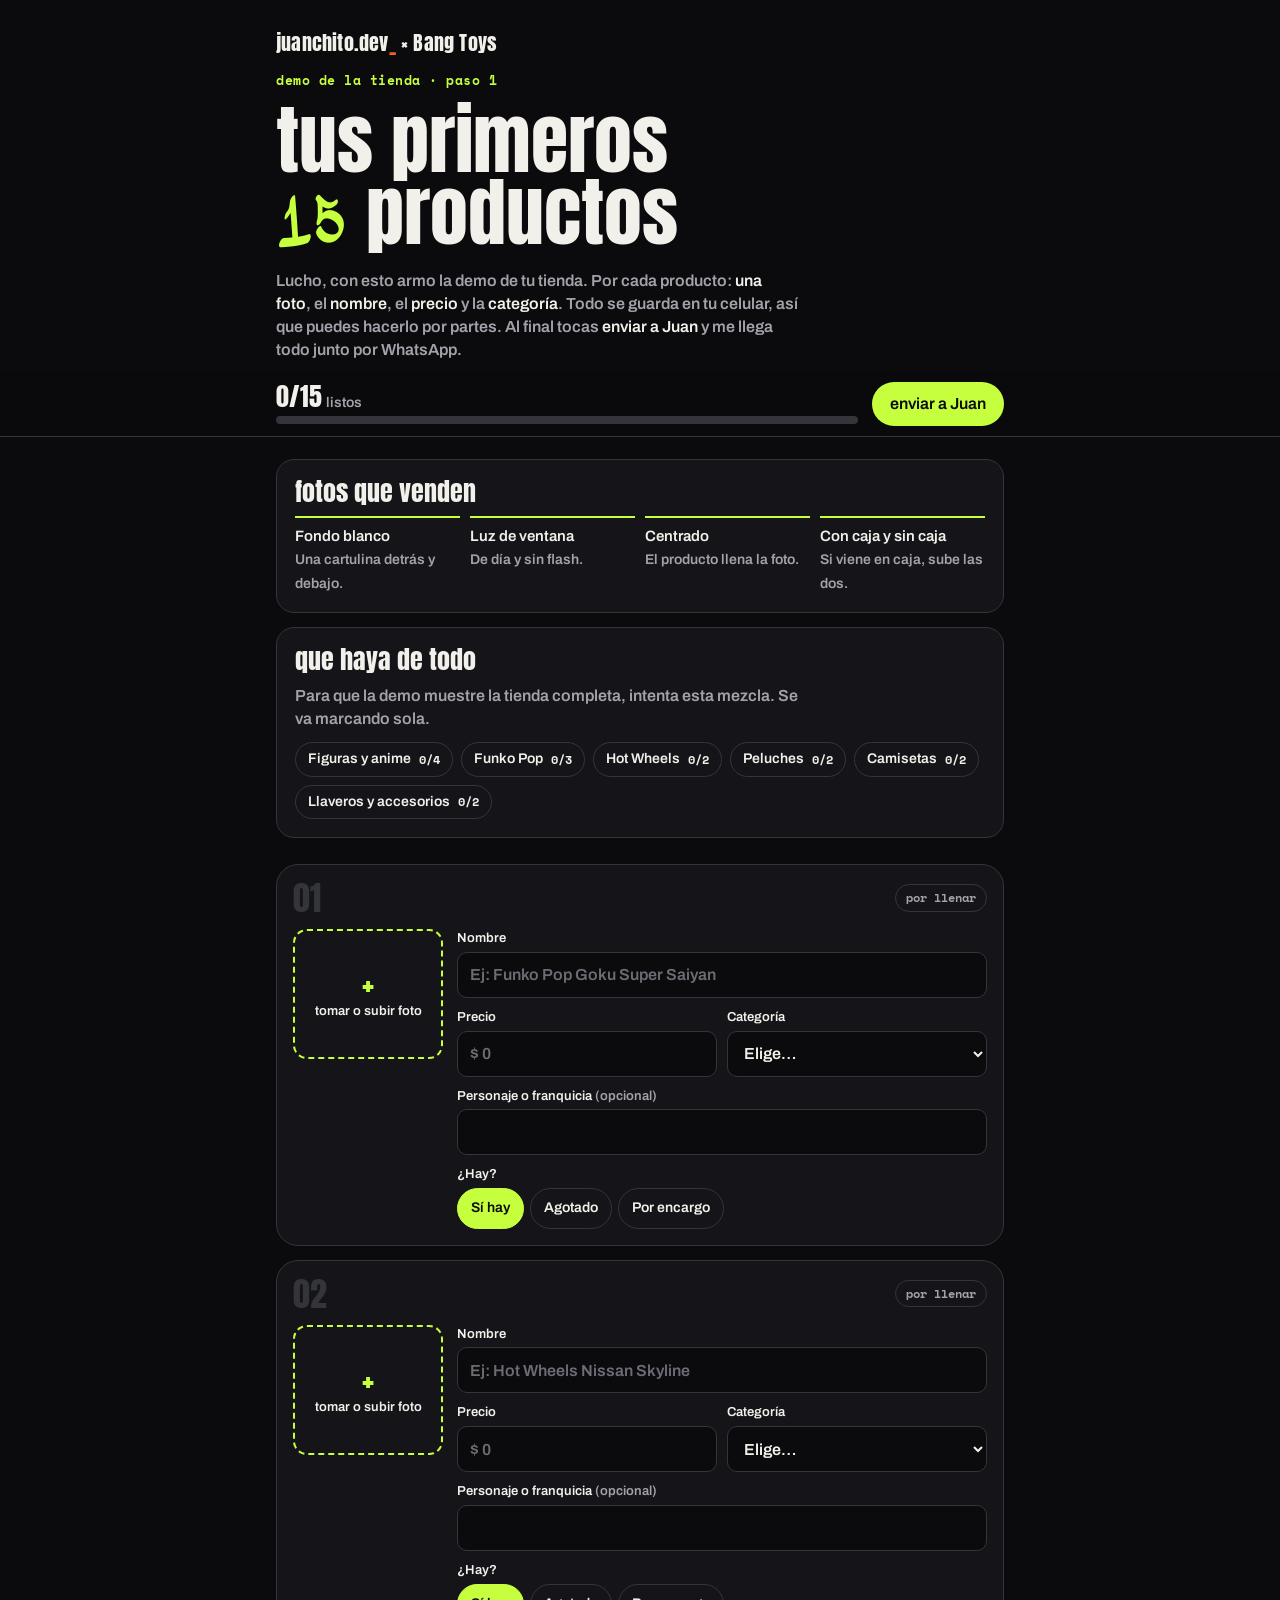
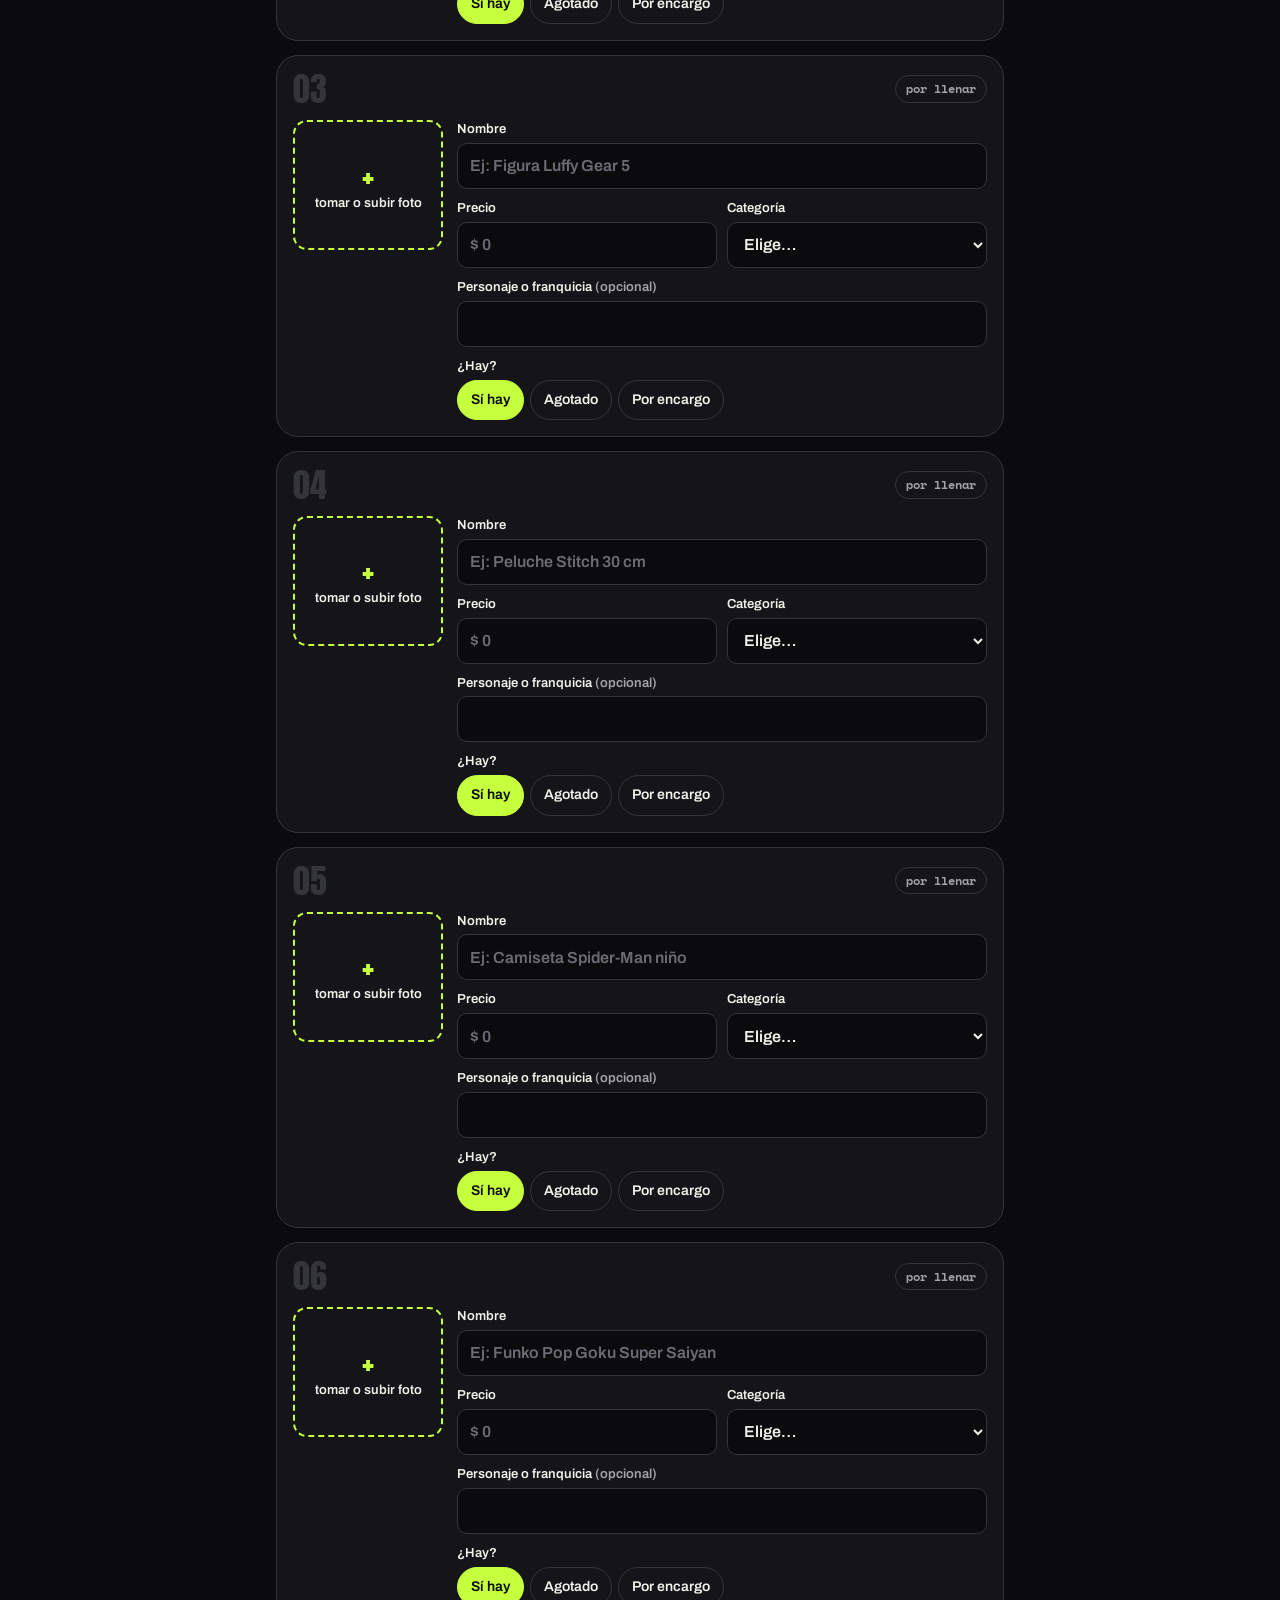
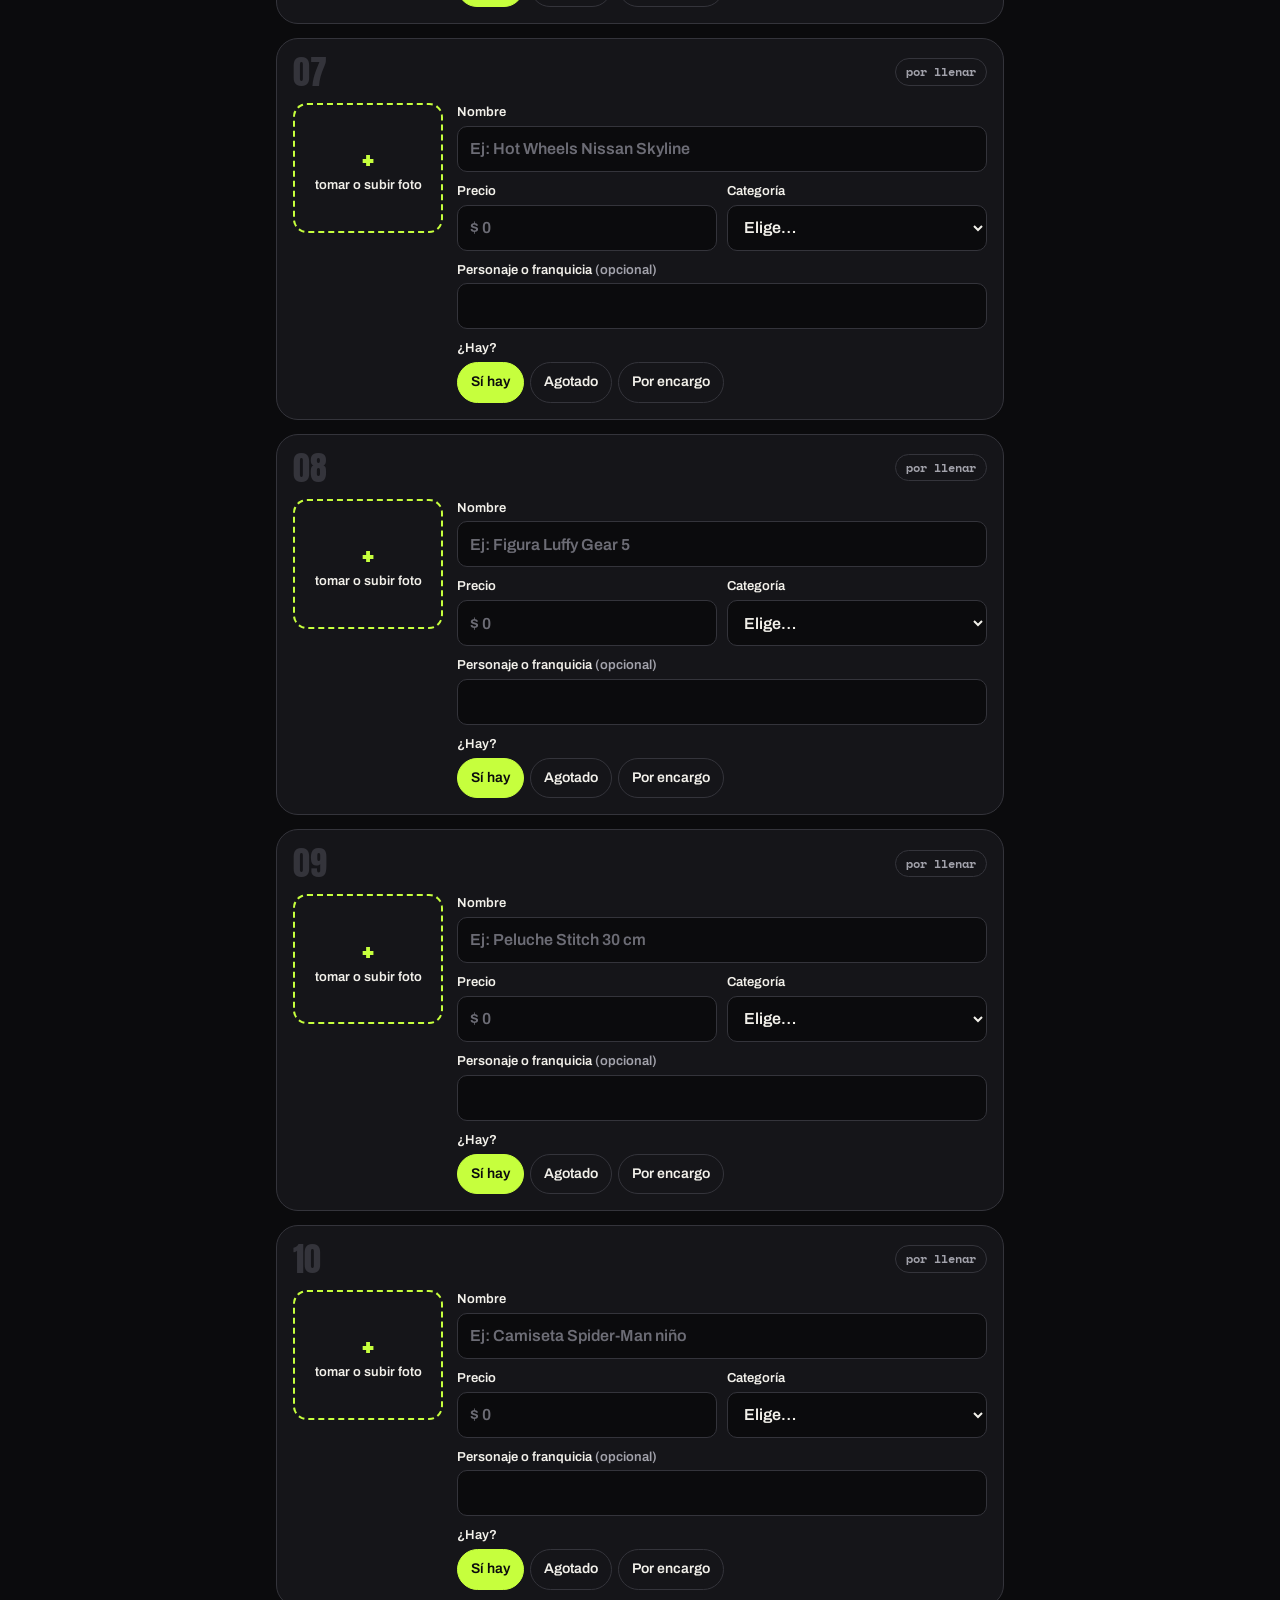
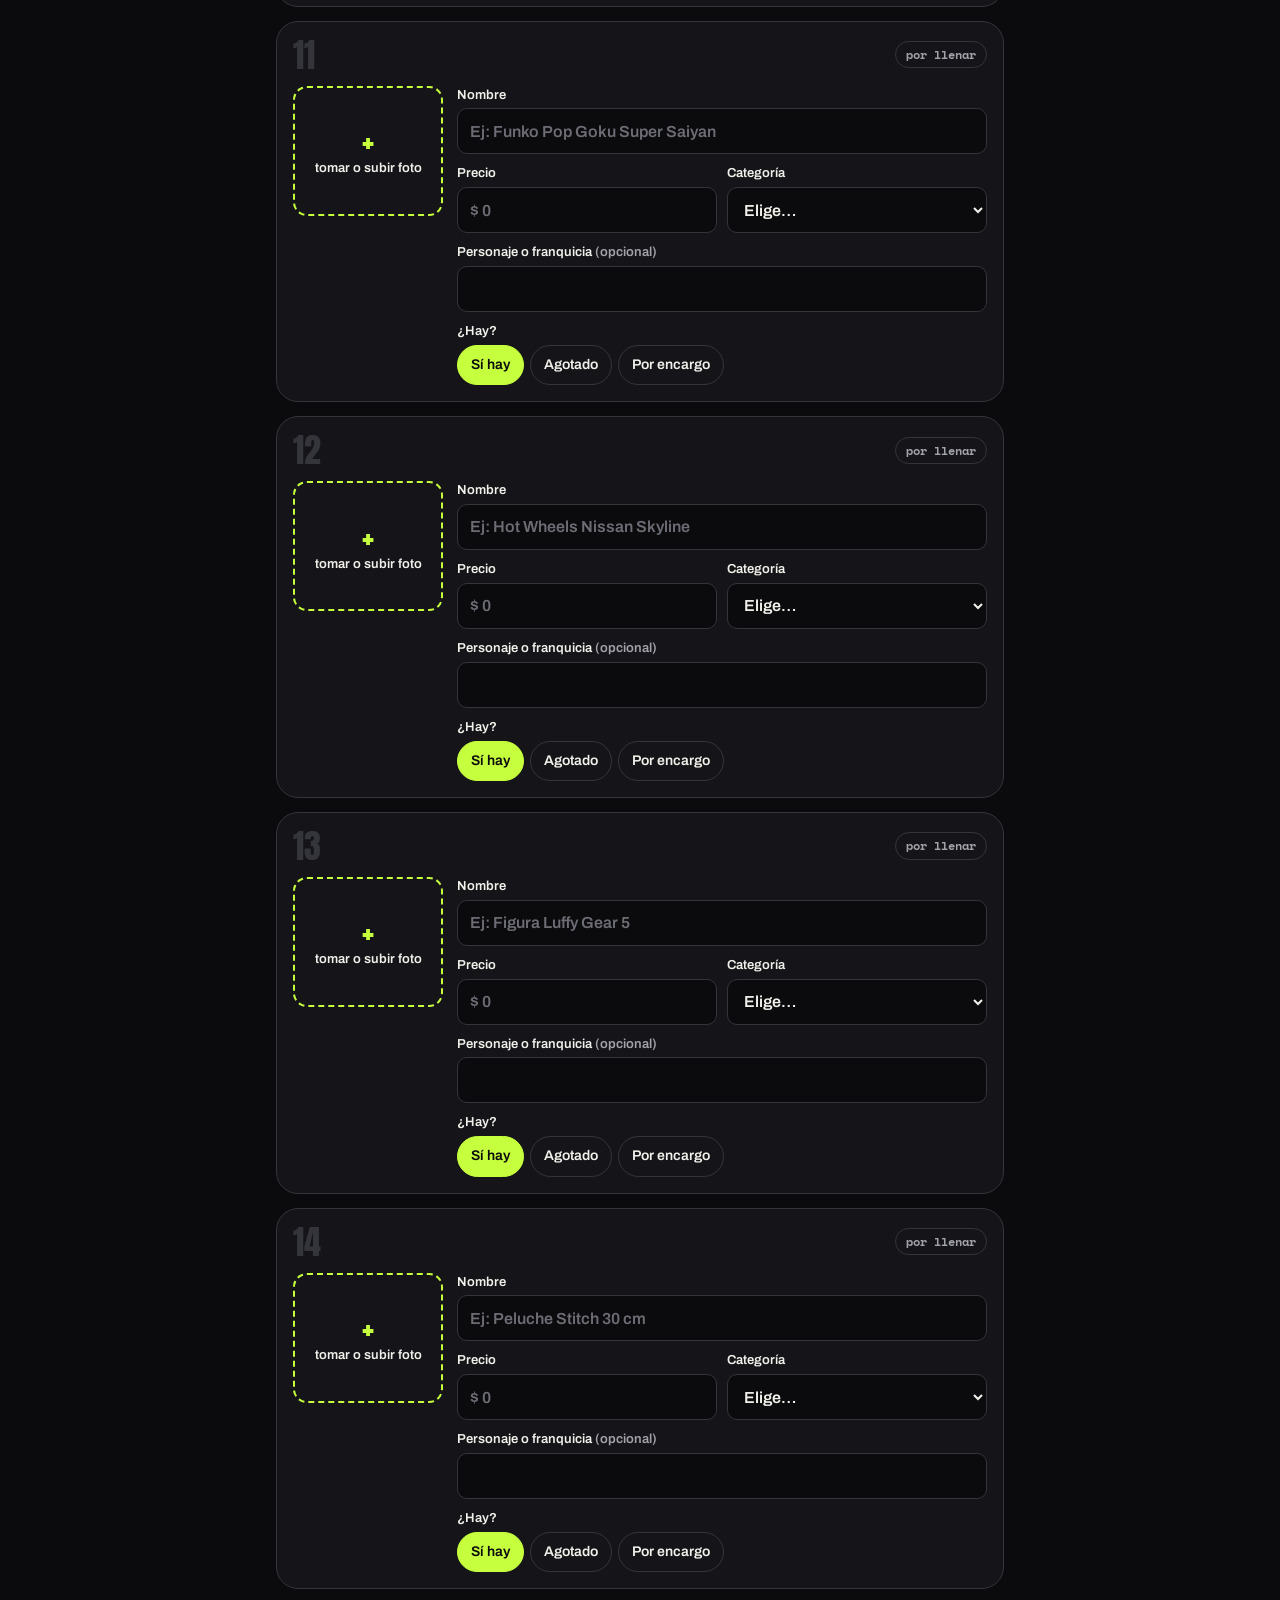
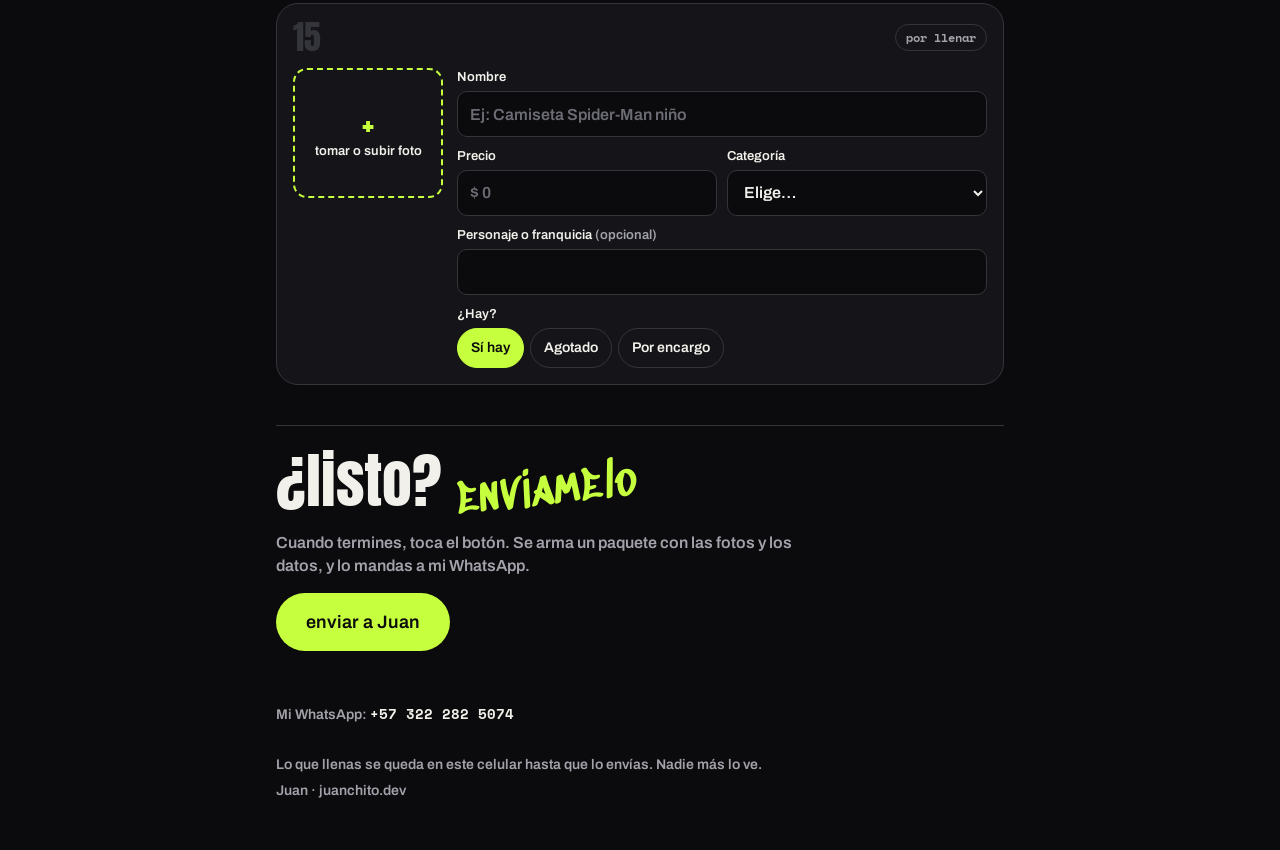
<file: trabajo/bang-toys/carga/index.html>
<!doctype html>
<html lang="es">
<head>
<meta charset="utf-8">
<meta name="viewport" content="width=device-width, initial-scale=1, viewport-fit=cover">
<meta name="robots" content="noindex">
<meta name="theme-color" content="#0b0b0d">
<title>Fotos Bang Toys</title>
<link rel="preload" href="fuentes/anton.woff2" as="font" type="font/woff2" crossorigin>
<link rel="stylesheet" href="carga.css">
<script src="carga.js" defer></script>
</head>
<body>
<header class="envoltura cabeza">
  <p class="firma">juanchito.dev<span>_</span> × Bang Toys</p>
  <p class="kicker">demo de la tienda · paso 1</p>
  <h1>tus primeros <span class="grafiti">15</span> productos</h1>
  <p class="intro">Lucho, con esto armo la demo de tu tienda. Por cada producto: <b>una foto</b>, el <b>nombre</b>, el <b>precio</b> y la <b>categoría</b>. Todo se guarda en tu celular, así que puedes hacerlo por partes. Al final tocas <b>enviar a Juan</b> y me llega todo junto por WhatsApp.</p>
</header>

<div class="progreso" aria-live="polite">
  <div class="envoltura prog-envoltura">
    <div class="prog-texto">
      <p class="prog-num"><span id="prog-listos">0</span>/15<small>listos</small></p>
      <div class="barra"><i id="prog-barra"></i></div>
    </div>
    <button type="button" class="boton" id="enviar-arriba">enviar a Juan</button>
  </div>
</div>

<main class="envoltura">
  <section class="guia" aria-label="Guía">
    <div class="bloque-guia">
      <h2>fotos que venden</h2>
      <ul class="tips">
        <li><b>Fondo blanco</b><span>Una cartulina detrás y debajo.</span></li>
        <li><b>Luz de ventana</b><span>De día y sin flash.</span></li>
        <li><b>Centrado</b><span>El producto llena la foto.</span></li>
        <li><b>Con caja y sin caja</b><span>Si viene en caja, sube las dos.</span></li>
      </ul>
    </div>
    <div class="bloque-guia">
      <h2>que haya de todo</h2>
      <p class="intro">Para que la demo muestre la tienda completa, intenta esta mezcla. Se va marcando sola.</p>
      <ul class="mezcla" id="mezcla"></ul>
    </div>
  </section>

  <ol class="lista" id="lista"></ol>

  <section class="final" aria-labelledby="final-titulo">
    <h2 id="final-titulo">¿listo? <span class="grafiti">envíamelo</span></h2>
    <p class="intro" id="final-resumen">Cuando termines, toca el botón. Se arma un paquete con las fotos y los datos, y lo mandas a mi WhatsApp.</p>
    <button type="button" class="boton grande" id="enviar">enviar a Juan</button>
    <p class="estado-envio" id="estado-envio" role="status"></p>
    <a class="boton linea" id="descargar" hidden>descargar el paquete</a>
    <p class="nota">Mi WhatsApp: <b class="numero">+57 322 282 5074</b></p>
  </section>

  <footer class="pie">
    <p>Lo que llenas se queda en este celular hasta que lo envías. Nadie más lo ve.</p>
    <p>Juan · juanchito.dev</p>
  </footer>
</main>

<template id="t-tarjeta">
  <li class="tarjeta">
    <div class="t-cab"><span class="t-num"></span><span class="t-estado">por llenar</span></div>
    <div class="t-cuerpo">
      <div class="fotos"></div>
      <div class="campos">
        <div class="campo ancho"><label data-for="nombre">Nombre</label><input data-k="nombre" maxlength="80" autocomplete="off"></div>
        <div class="campo"><label data-for="precio">Precio</label><input data-k="precio" inputmode="numeric" maxlength="12" placeholder="$ 0" autocomplete="off"></div>
        <div class="campo"><label data-for="categoria">Categoría</label><select data-k="categoria"></select></div>
        <div class="campo ancho"><label data-for="personaje">Personaje o franquicia <em>(opcional)</em></label><input data-k="personaje" maxlength="60" autocomplete="off"></div>
        <div class="campo ancho"><span class="etiqueta">¿Hay?</span><div class="estados" role="radiogroup" aria-label="¿Hay en la tienda?"></div></div>
        <p class="error ancho" hidden></p>
      </div>
    </div>
  </li>
</template>
</body>
</html>
</file>
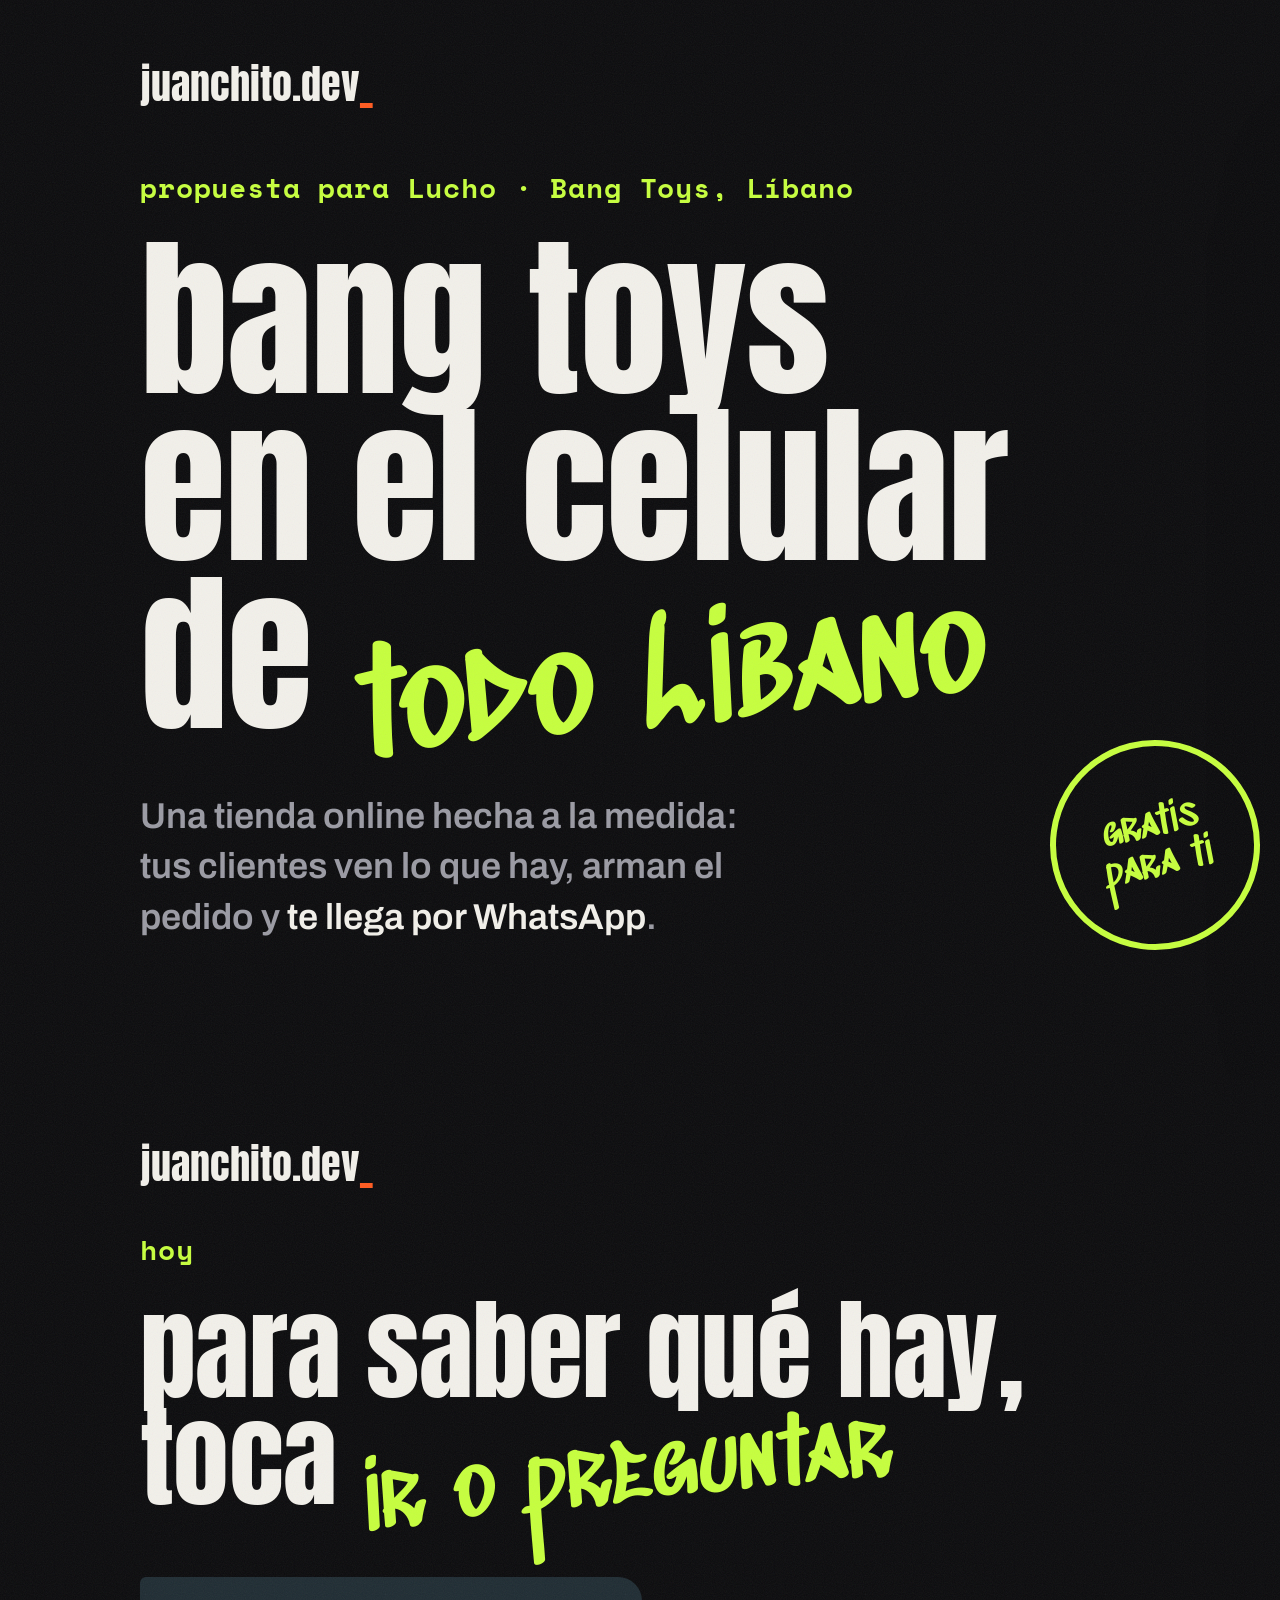
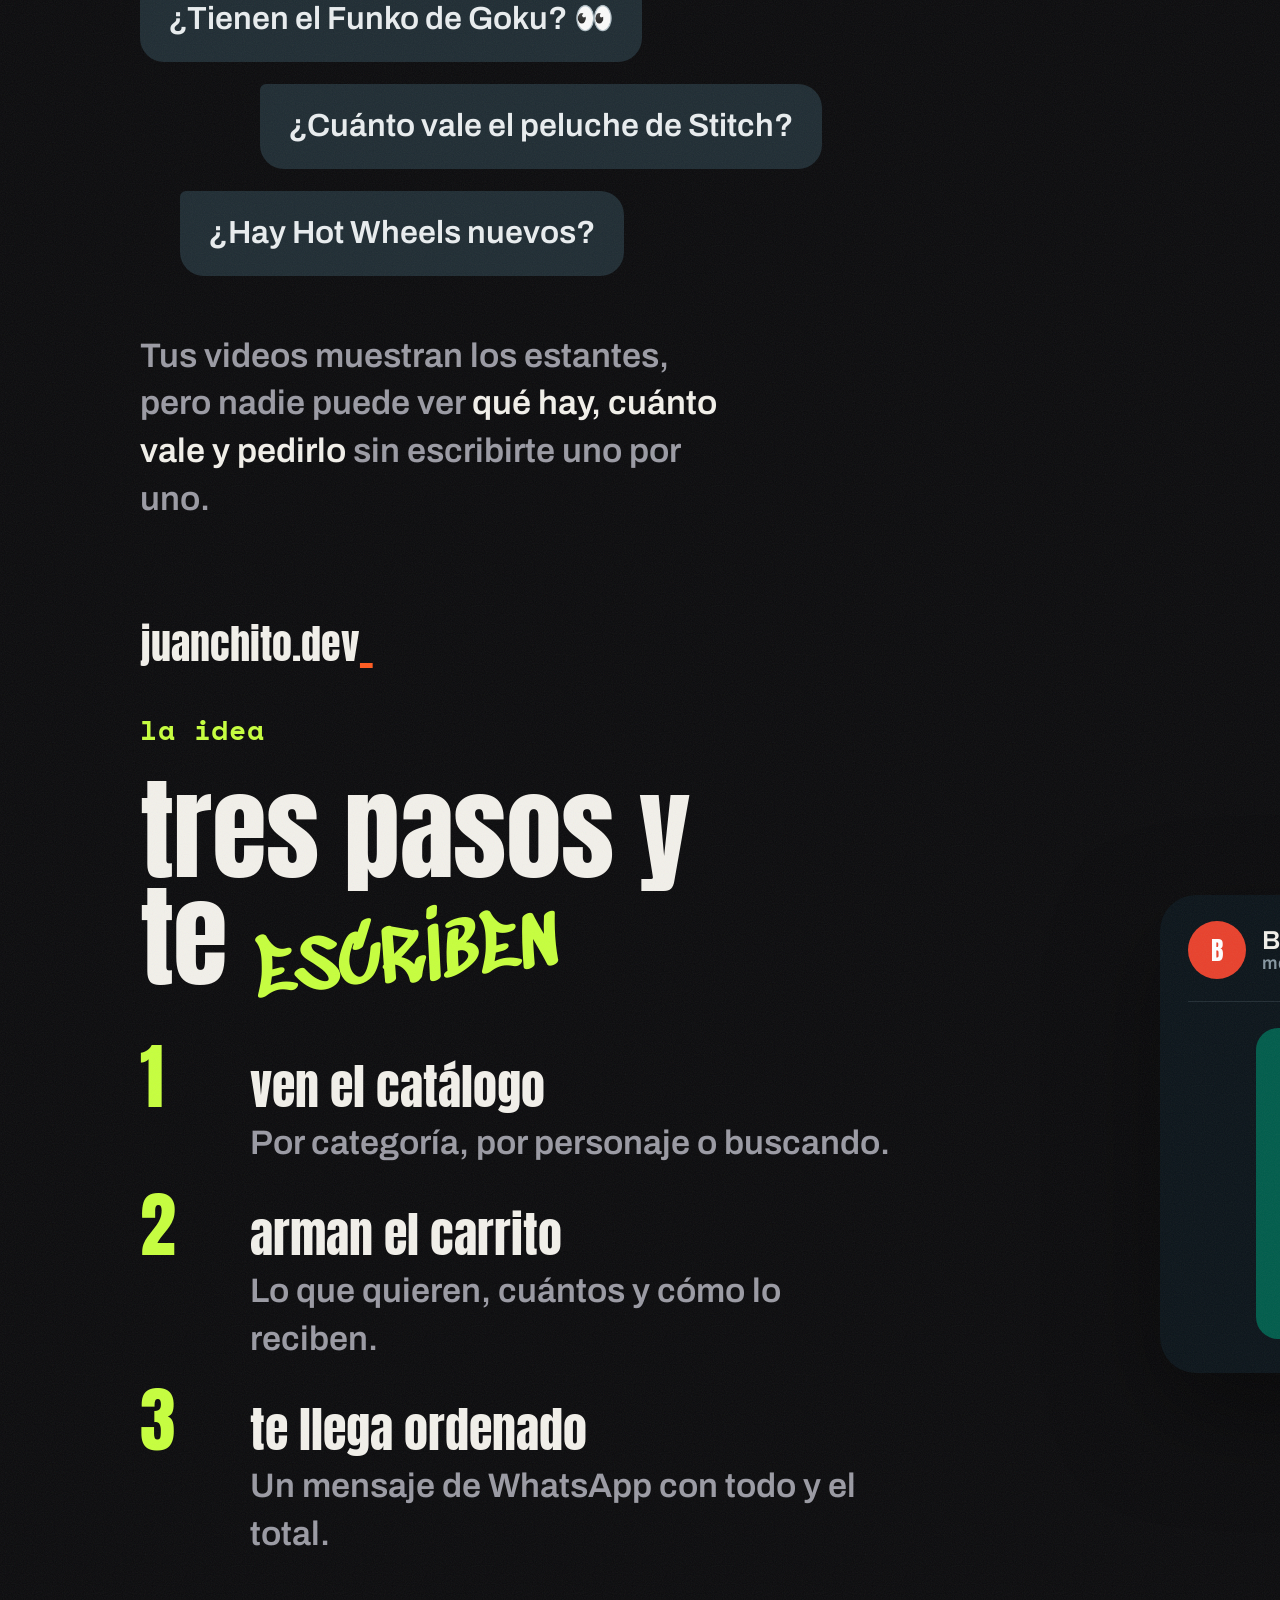
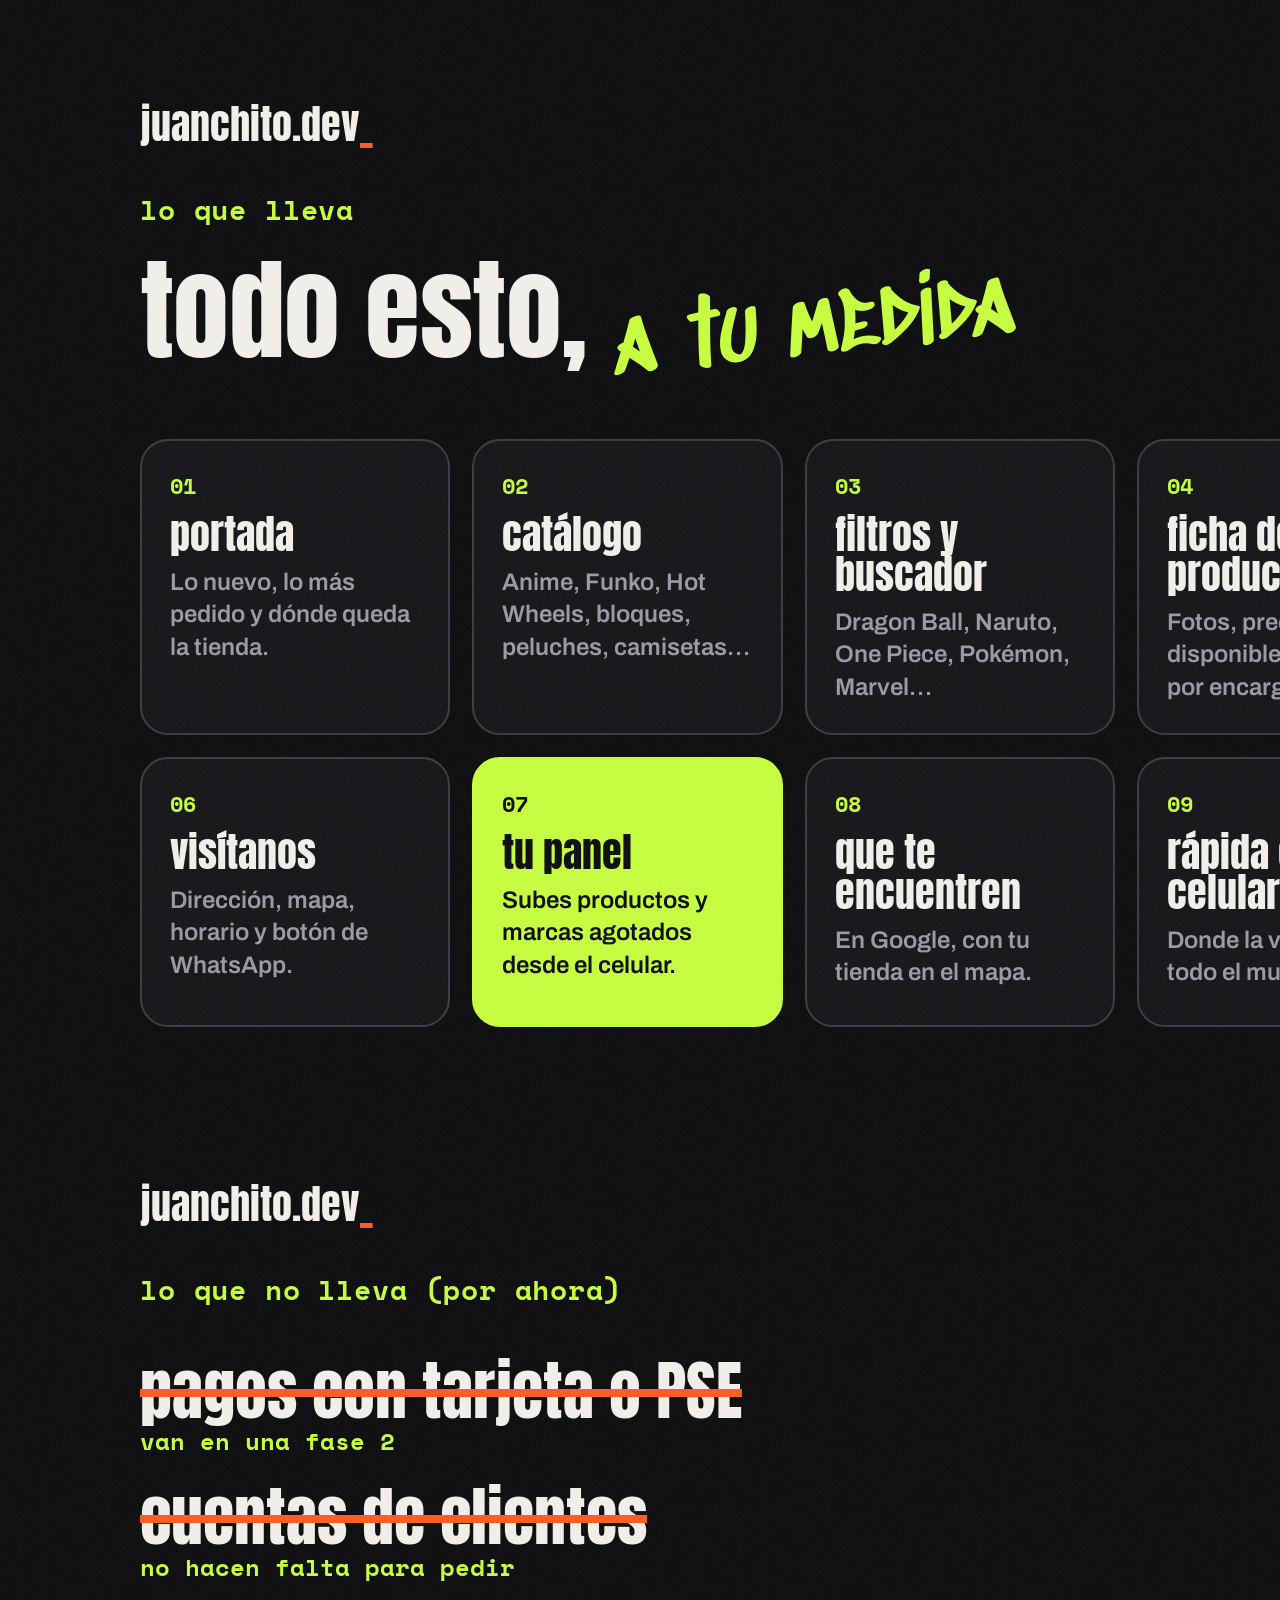
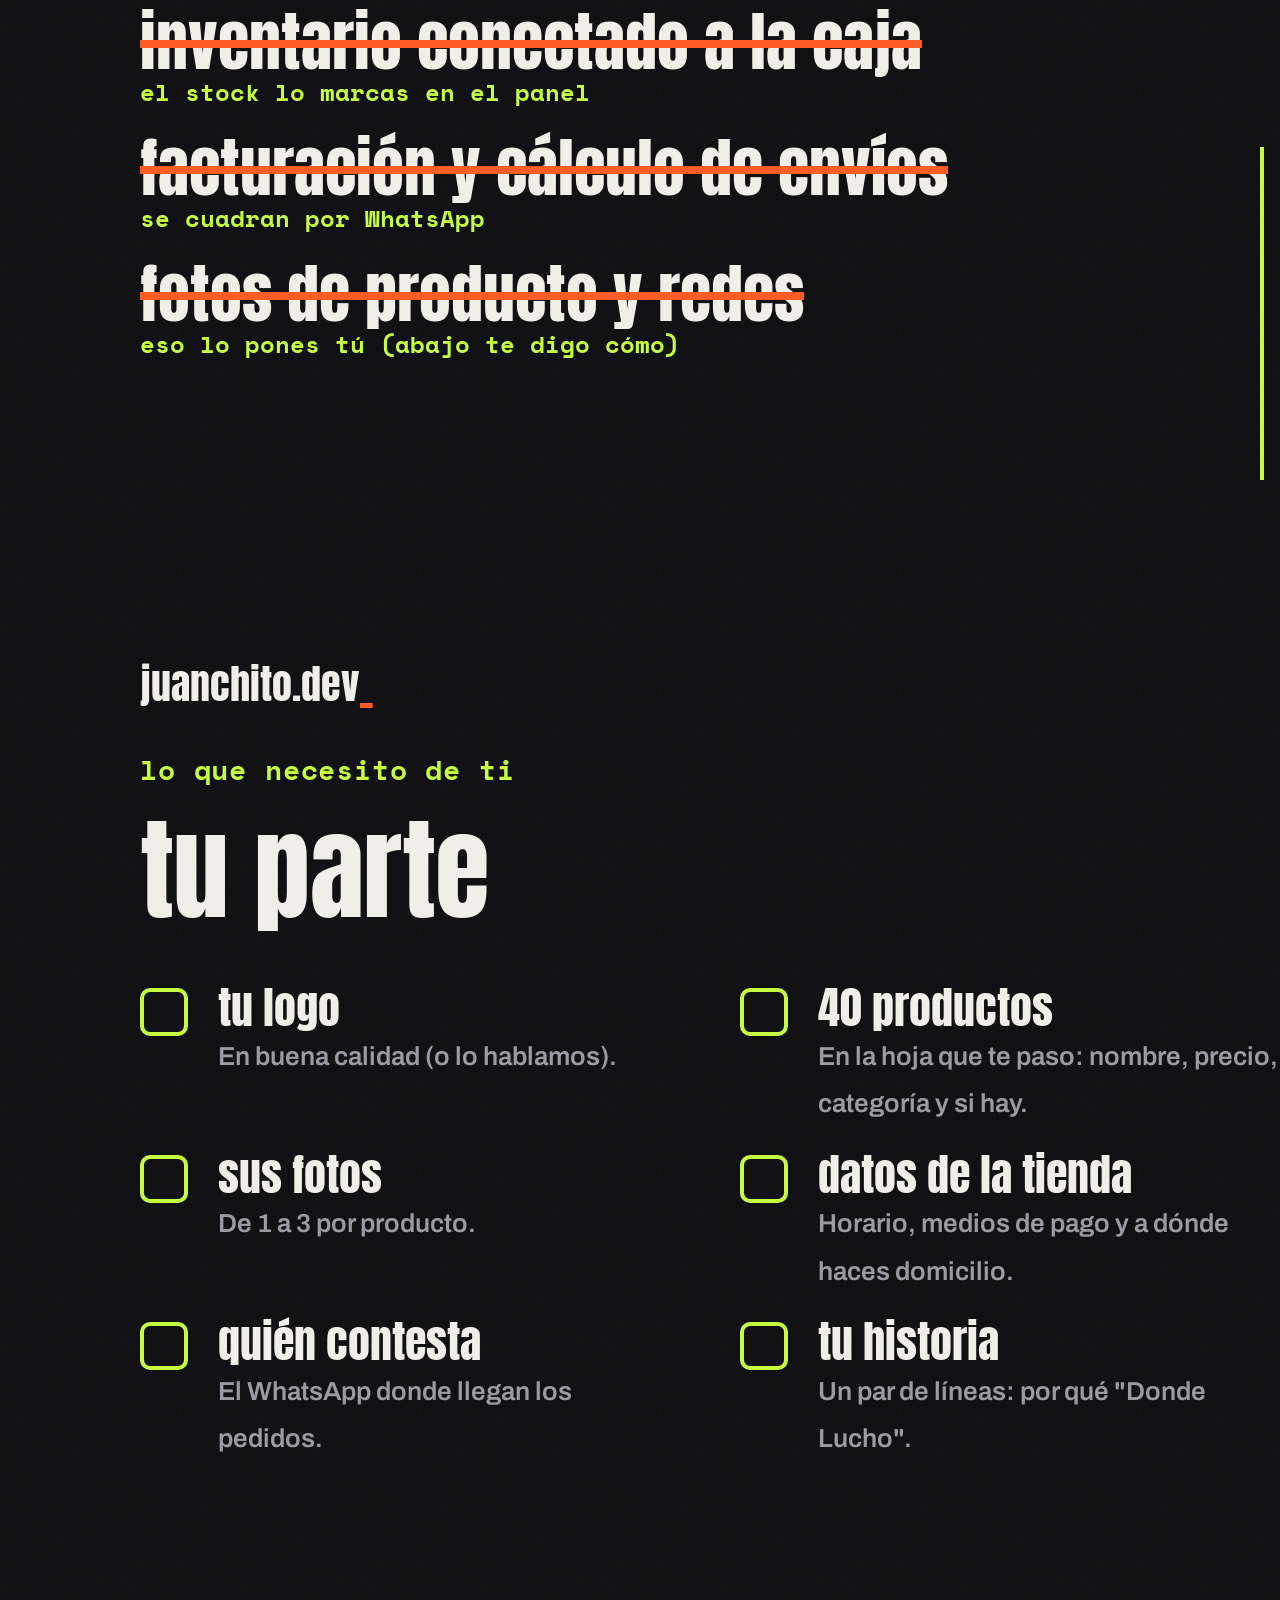
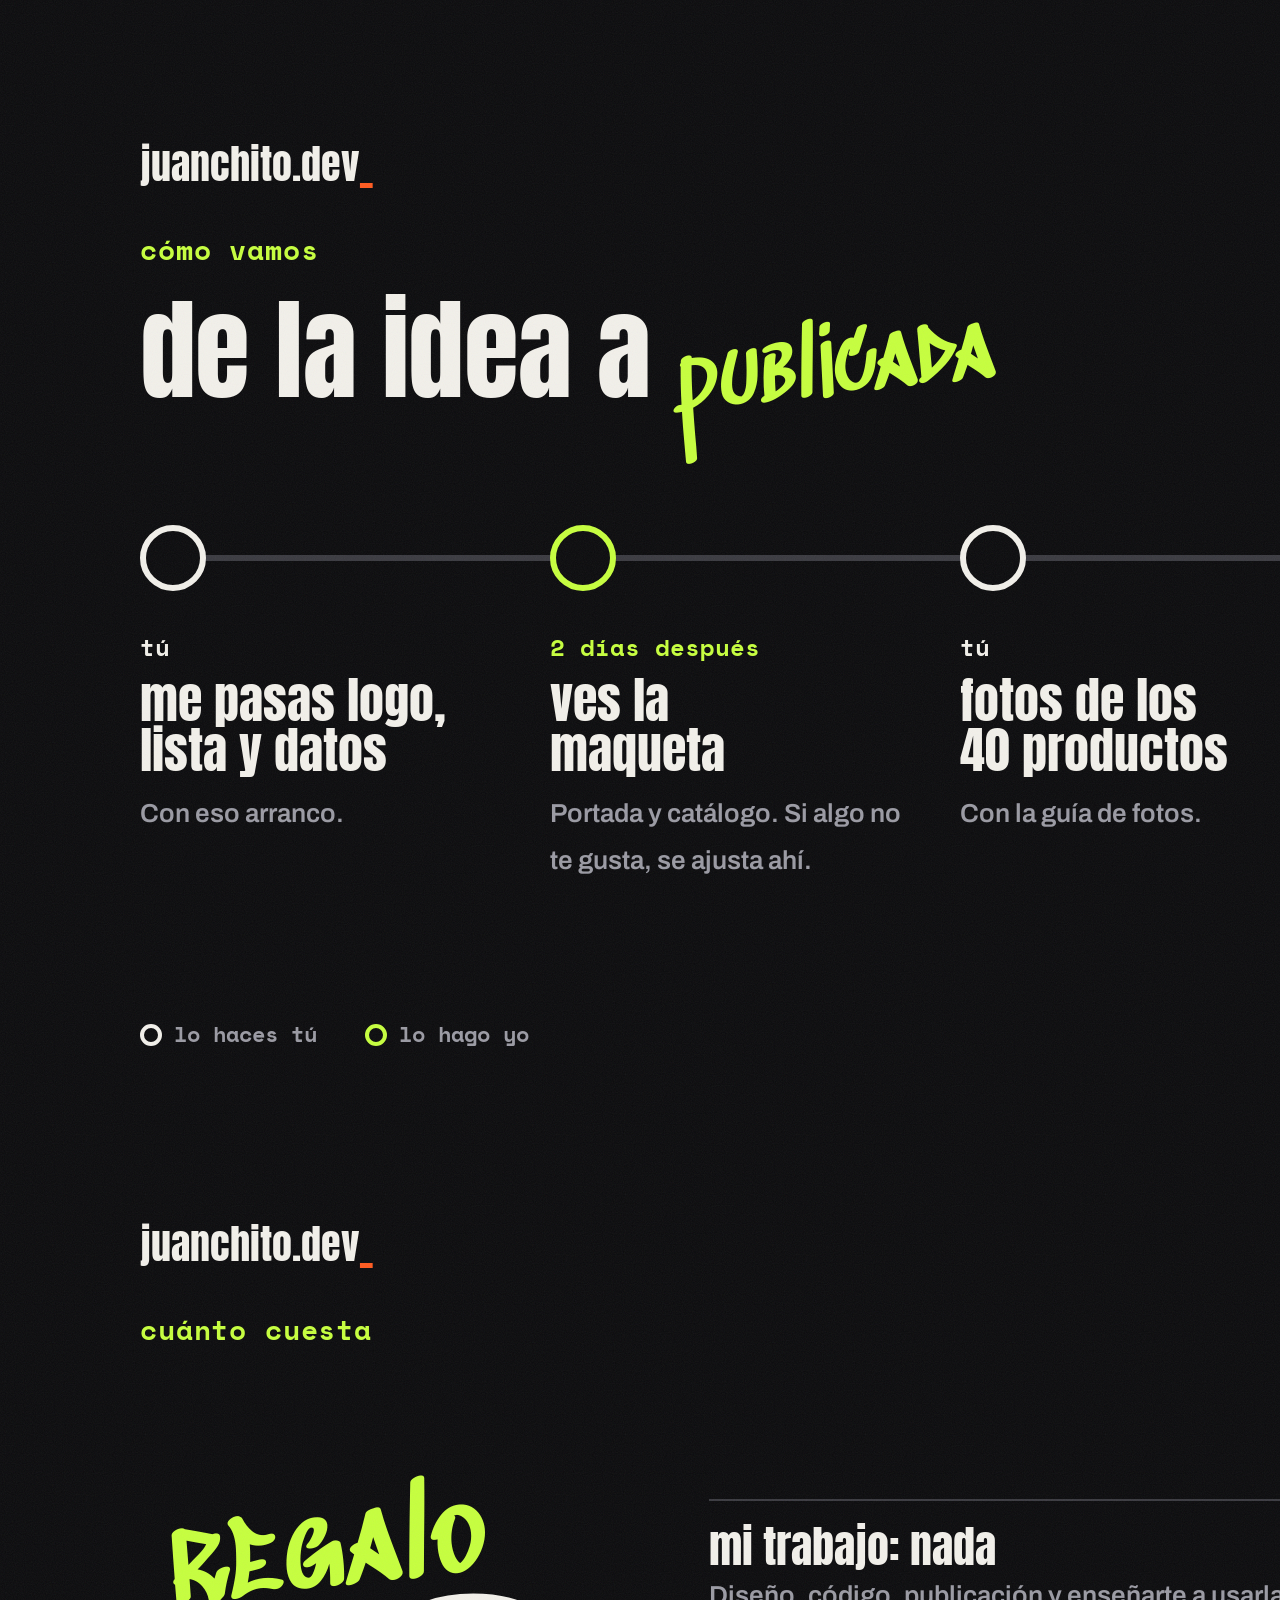
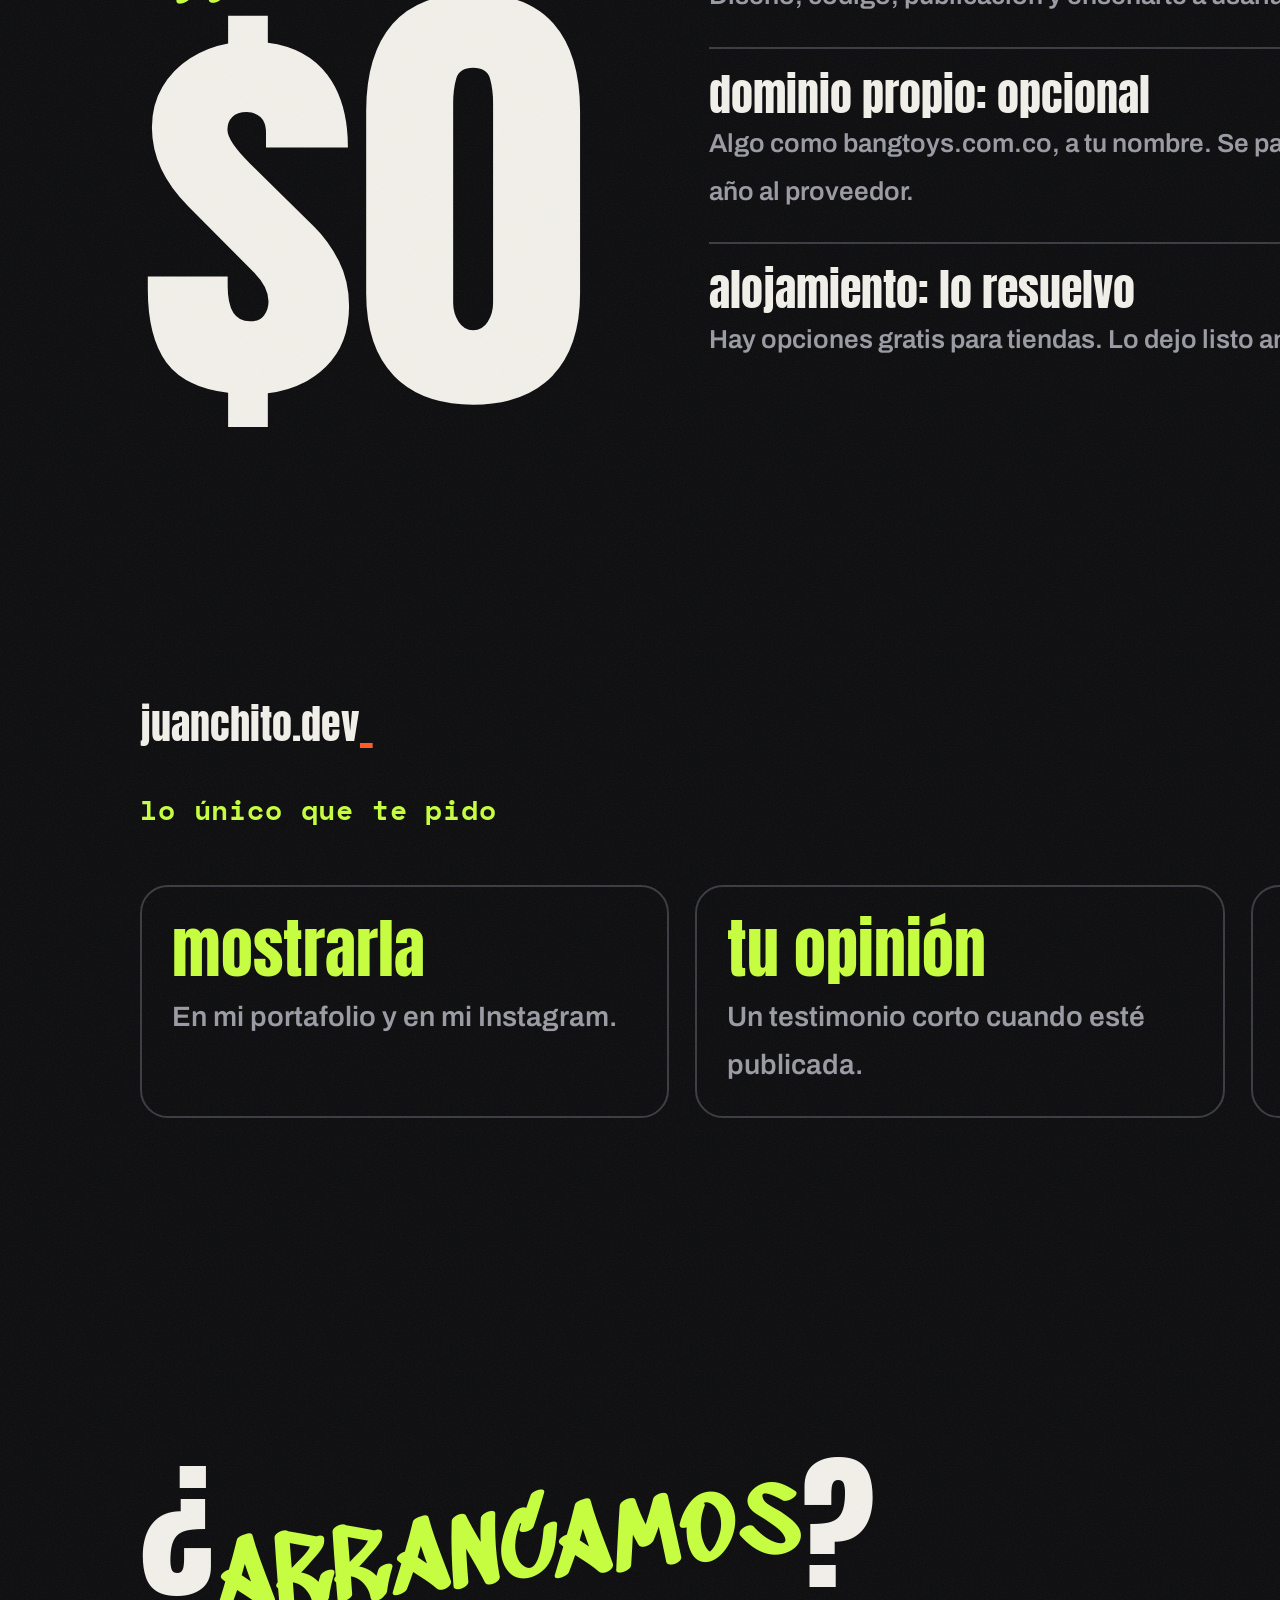
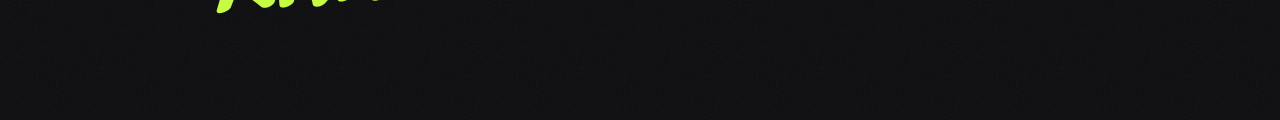
<file: trabajo/bang-toys/presentacion/presentacion.html>
<!doctype html>
<html lang="es">
<head>
<meta charset="utf-8" />
<title>Bang Toys — propuesta</title>
<link rel="stylesheet" href="../../../marca/tokens.css" />
<style>
  @page { size: 1920px 1080px; margin: 0; }
  @media print { .grano::after { display: none; } }
  html, body { margin: 0; background: #000; }
  .slide {
    position: relative; overflow: hidden;
    width: 1920px; height: 1080px;
    background: var(--asfalto); color: var(--tiza);
    font-family: "Archivo", sans-serif; font-size: 34px; line-height: 1.4;
    padding: 150px 140px 120px;
    page-break-after: always; break-after: page;
  }
  .slide:last-child { page-break-after: auto; break-after: auto; }

  /* marco común */
  .marca { position: absolute; top: 56px; left: 140px; font-family: "Anton"; font-size: 40px; }
  .num { position: absolute; top: 64px; right: 140px; font-family: "Mono"; font-size: 24px; color: var(--humo); }
  .kicker { font-family: "Mono"; font-size: 28px; color: var(--acido); letter-spacing: 0.03em; margin-bottom: 28px; }
  h1, h2 { font-family: "Anton"; font-weight: 400; line-height: 0.95; letter-spacing: -0.005em; }
  h1 { font-size: 168px; }
  h2 { font-size: 112px; }
  .bajada { color: var(--humo); max-width: 30ch; margin-top: 36px; }
  .bajada b, .humo b { color: var(--tiza); font-weight: 700; }
  .fila { display: flex; gap: 80px; align-items: center; }

  /* ---------- celular ---------- */
  .cel {
    width: 430px; height: 860px; border-radius: 64px; padding: 18px;
    background: #1d1d22; border: 3px solid #2c2c33;
    box-shadow: 0 60px 120px rgb(0 0 0 / 0.6), inset 0 0 0 2px #000;
    flex: none;
  }
  .pantalla { position: relative; width: 100%; height: 100%; border-radius: 48px; overflow: hidden; background: #fbf7ee; color: #151412; font-size: 17px; line-height: 1.3; }
  .isla { position: absolute; top: 14px; left: 50%; translate: -50% 0; width: 120px; height: 34px; border-radius: 20px; background: #000; }
  .t-cab { display: flex; justify-content: space-between; align-items: center; padding: 64px 22px 14px; }
  .t-logo { font-family: "Anton"; font-size: 34px; line-height: 1; }
  .t-logo .bang { color: #e8412c; }
  .t-carro { position: relative; width: 44px; height: 44px; border-radius: 50%; background: #151412; display: grid; place-items: center; color: var(--acido); font-family: "Anton"; font-size: 20px; }
  .t-carro i { position: absolute; top: -4px; right: -4px; width: 22px; height: 22px; border-radius: 50%; background: #e8412c; color: #fff; font-style: normal; font-family: "Archivo"; font-weight: 700; font-size: 13px; display: grid; place-items: center; }
  .t-busca { margin: 0 22px; padding: 12px 16px; border-radius: 14px; background: #ece6d8; color: #6b665d; font-size: 16px; }
  .t-chips { display: flex; gap: 8px; padding: 14px 22px; flex-wrap: nowrap; overflow: hidden; }
  .t-chips span { flex: none; padding: 8px 14px; border-radius: 999px; border: 1.5px solid #151412; font-weight: 700; font-size: 14px; }
  .t-chips span.on { background: #151412; color: #fbf7ee; }
  .t-grid { display: grid; grid-template-columns: 1fr 1fr; gap: 12px; padding: 4px 22px; }
  .t-prod { border-radius: 16px; background: #fff; overflow: hidden; box-shadow: 0 2px 0 rgb(0 0 0 / 0.06); }
  .t-img { height: 150px; display: grid; place-items: center; font-family: "Anton"; font-size: 44px; color: rgb(255 255 255 / 0.95); background-image: radial-gradient(rgb(255 255 255 / 0.18) 2px, transparent 2.5px); background-size: 14px 14px; }
  .t-info { padding: 10px 12px 12px; }
  .t-info p { font-weight: 700; font-size: 15px; }
  .t-info small { display: block; color: #6b665d; font-size: 12px; margin-top: 2px; }
  .t-info b { display: block; margin-top: 6px; font-family: "Anton"; font-weight: 400; font-size: 20px; }
  .t-estado { display: inline-block; margin-top: 6px; padding: 3px 8px; border-radius: 6px; font-size: 11px; font-weight: 700; }
  .disp { background: #e4f8c7; color: #2d5a00; }
  .enc { background: #ffe5cc; color: #8a3b00; }
  .t-boton { position: absolute; left: 22px; right: 22px; bottom: 26px; padding: 18px; border-radius: 999px; background: #151412; color: var(--acido); text-align: center; font-weight: 700; font-size: 18px; }

  /* ---------- whatsapp ---------- */
  .wa { width: 620px; border-radius: 36px; background: #0b141a; padding: 26px 28px 34px; box-shadow: 0 40px 100px rgb(0 0 0 / 0.55); flex: none; }
  .wa-cab { display: flex; align-items: center; gap: 16px; padding-bottom: 22px; border-bottom: 1px solid #222d34; margin-bottom: 26px; }
  .wa-foto { width: 58px; height: 58px; border-radius: 50%; background: #e8412c; display: grid; place-items: center; font-family: "Anton"; font-size: 26px; color: #fff; }
  .wa-cab p { font-weight: 700; font-size: 26px; line-height: 1.1; }
  .wa-cab small { display: block; color: #8696a0; font-size: 18px; font-weight: 400; }
  .burbuja { margin-left: auto; width: 88%; background: #005c4b; color: #e9edef; border-radius: 22px 6px 22px 22px; padding: 22px 26px 16px; font-size: 24px; line-height: 1.45; white-space: pre-line; }
  .burbuja .hora { display: block; text-align: right; color: #8fb8ad; font-size: 16px; margin-top: 6px; }

  /* ---------- 01 portada ---------- */
  .portada .fila { justify-content: space-between; height: 100%; }
  .portada h1 { font-size: 176px; }
  .portada .bajada { font-size: 36px; }
  .sello { position: absolute; right: 660px; bottom: 130px; width: 210px; height: 210px; border-radius: 50%; border: 6px solid var(--acido); color: var(--acido); display: grid; place-items: center; text-align: center; font-family: "Grafiti"; font-size: 40px; line-height: 1; rotate: -14deg; }

  /* ---------- 02 hoy ---------- */
  .hoy-burbujas { display: grid; gap: 22px; margin-top: 56px; max-width: 900px; }
  .hoy-burbujas p { justify-self: start; background: #1f2c33; color: #e9edef; border-radius: 6px 24px 24px 24px; padding: 20px 28px; font-size: 32px; }
  .hoy-burbujas p:nth-child(2) { margin-left: 120px; }
  .hoy-burbujas p:nth-child(3) { margin-left: 40px; }
  .gran-pregunta { position: absolute; right: 140px; bottom: 90px; font-family: "Anton"; font-size: 520px; line-height: 0.8; color: #1a1a1f; }

  /* ---------- 03 idea ---------- */
  .pasos3 { display: grid; gap: 26px; max-width: 760px; }
  .pasos3 li { list-style: none; display: grid; grid-template-columns: 110px 1fr; align-items: baseline; }
  .pasos3 b { font-family: "Anton"; font-weight: 400; font-size: 72px; line-height: 0.9; color: var(--acido); }
  .pasos3 strong { display: block; font-family: "Anton"; font-weight: 400; font-size: 48px; line-height: 1; margin-bottom: 8px; }
  .pasos3 span { color: var(--humo); }
  .flecha { font-family: "Grafiti"; color: var(--acido); font-size: 120px; rotate: -8deg; }

  /* ---------- 04 lleva ---------- */
  .lleva { display: grid; grid-template-columns: repeat(5, 1fr); gap: 22px; margin-top: 64px; }
  .tarjeta { background: var(--carbon); border: 2px solid var(--linea); border-radius: 28px; padding: 30px 28px; min-height: 270px; display: flex; flex-direction: column; gap: 12px; }
  .tarjeta i { font-style: normal; font-family: "Mono"; font-size: 22px; color: var(--acido); }
  .tarjeta strong { font-family: "Anton"; font-weight: 400; font-size: 40px; line-height: 1; }
  .tarjeta span { color: var(--humo); font-size: 24px; line-height: 1.35; }
  .tarjeta.estrella { background: var(--acido); border-color: var(--acido); color: var(--asfalto); }
  .tarjeta.estrella i, .tarjeta.estrella span { color: var(--asfalto); }

  /* ---------- 05 no lleva ---------- */
  .tachado { display: grid; gap: 26px; margin-top: 50px; max-width: 1000px; }
  .tachado li { list-style: none; display: grid; gap: 2px; }
  .tachado s { font-family: "Anton"; font-size: 64px; line-height: 1; color: var(--tiza); text-decoration-color: var(--fuego); text-decoration-thickness: 8px; }
  .tachado span { color: var(--acido); font-family: "Mono"; font-size: 24px; }
  .nota-lado { position: absolute; right: 140px; bottom: 120px; width: 520px; border-left: 4px solid var(--acido); padding-left: 32px; color: var(--humo); }
  .nota-lado b { color: var(--acido); }

  /* ---------- 06 necesito ---------- */
  .necesito { display: grid; grid-template-columns: 1fr 1fr; gap: 26px 60px; margin-top: 60px; max-width: 1140px; }
  .necesito li { list-style: none; display: grid; grid-template-columns: 56px 1fr; gap: 22px; align-items: start; }
  .caja { width: 48px; height: 48px; border: 4px solid var(--acido); border-radius: 10px; margin-top: 4px; }
  .necesito strong { display: block; font-family: "Anton"; font-weight: 400; font-size: 44px; line-height: 1.05; }
  .necesito span { color: var(--humo); font-size: 26px; }
  .foto-tips { position: absolute; right: 140px; top: 150px; width: 400px; background: var(--acido); color: var(--asfalto); border-radius: 30px; padding: 36px; rotate: 3deg; }
  .foto-tips p:first-child { font-family: "Grafiti"; font-size: 54px; line-height: 1; margin-bottom: 16px; }
  .foto-tips li { list-style: none; font-size: 26px; font-weight: 700; padding: 8px 0; border-top: 2px solid rgb(11 11 13 / 0.15); }

  /* ---------- 07 cómo vamos ---------- */
  .linea-tiempo { display: grid; grid-template-columns: repeat(4, 1fr); margin-top: 110px; position: relative; }
  .linea-tiempo::before { content: ""; position: absolute; left: 30px; right: 30px; top: 30px; height: 6px; background: var(--linea); }
  .hito { position: relative; padding-right: 40px; }
  .punto { width: 66px; height: 66px; border-radius: 50%; background: var(--asfalto); border: 6px solid var(--acido); margin-bottom: 40px; }
  .hito.tuyo .punto { border-color: var(--tiza); }
  .hito.final .punto { background: var(--acido); }
  .hito small { display: block; font-family: "Mono"; font-size: 24px; color: var(--acido); margin-bottom: 10px; }
  .hito.tuyo small { color: var(--tiza); }
  .hito strong { display: block; font-family: "Anton"; font-weight: 400; font-size: 50px; line-height: 1; margin-bottom: 12px; }
  .hito span { color: var(--humo); font-size: 26px; }
  .leyenda { position: absolute; left: 140px; bottom: 110px; display: flex; gap: 48px; font-family: "Mono"; font-size: 22px; color: var(--humo); }
  .leyenda i { display: inline-block; width: 22px; height: 22px; border-radius: 50%; border: 4px solid var(--acido); vertical-align: -4px; margin-right: 12px; }
  .leyenda i.t { border-color: var(--tiza); }

  /* ---------- 08 costos ---------- */
  .costos .fila { align-items: flex-end; gap: 120px; margin-top: 150px; }
  .cero { font-family: "Anton"; font-size: 470px; line-height: 0.8; color: var(--tiza); position: relative; }
  .cero .grafiti { position: absolute; left: 30px; top: -120px; font-size: 120px; }
  .extras { display: grid; gap: 30px; padding-bottom: 30px; max-width: 760px; }
  .extras div { border-top: 2px solid var(--linea); padding-top: 22px; }
  .extras strong { display: block; font-family: "Anton"; font-weight: 400; font-size: 44px; line-height: 1.05; }
  .extras span { color: var(--humo); font-size: 26px; }

  /* ---------- 09 cierre ---------- */
  .cambio { display: grid; grid-template-columns: repeat(3, 1fr); gap: 26px; margin-top: 56px; }
  .cambio div { border: 2px solid var(--linea); border-radius: 28px; padding: 30px; }
  .cambio b { display: block; font-family: "Anton"; font-weight: 400; font-size: 64px; color: var(--acido); line-height: 1; margin-bottom: 10px; }
  .cambio span { color: var(--humo); font-size: 28px; }
  .arrancamos { position: absolute; left: 140px; bottom: 110px; right: 140px; display: flex; justify-content: space-between; align-items: flex-end; }
  .arrancamos h2 { font-size: 150px; }
  .contacto { text-align: right; font-family: "Mono"; font-size: 28px; line-height: 1.6; }
  .contacto .pill { display: inline-block; background: var(--acido); color: var(--asfalto); font-family: "Archivo"; font-weight: 700; font-size: 34px; padding: 22px 44px; border-radius: 999px; margin-bottom: 18px; }
</style>
</head>
<body>

<!-- 01 · portada -->
<section class="slide portada grano">
  <div class="marca">juanchito.dev<span class="cursor">_</span></div>
  <div class="fila">
    <div>
      <p class="kicker">propuesta para Lucho · Bang Toys, Líbano</p>
      <h1>bang toys<br>en el celular<br>de <span class="grafiti">todo Líbano</span></h1>
      <p class="bajada">Una tienda online hecha a la medida: tus clientes ven lo que hay, arman el pedido y <b>te llega por WhatsApp</b>.</p>
    </div>
    <div class="cel">
      <div class="pantalla">
        <div class="isla"></div>
        <div class="t-cab"><p class="t-logo"><span class="bang">bang</span> toys</p><div class="t-carro">→<i>3</i></div></div>
        <p class="t-busca">Buscar: goku, hot wheels, stitch…</p>
        <div class="t-chips"><span class="on">todo</span><span>anime</span><span>funko</span><span>hot wheels</span><span>peluches</span></div>
        <div class="t-grid">
          <div class="t-prod"><div class="t-img" style="background-color:#e8412c">DB</div><div class="t-info"><p>Funko Goku</p><small>Dragon Ball</small><span class="t-estado disp">disponible</span></div></div>
          <div class="t-prod"><div class="t-img" style="background-color:#2a4bd7">HW</div><div class="t-info"><p>Hot Wheels</p><small>Mattel · 1:64</small><span class="t-estado disp">disponible</span></div></div>
          <div class="t-prod"><div class="t-img" style="background-color:#f2a516">OP</div><div class="t-info"><p>Figura Luffy</p><small>One Piece</small><span class="t-estado enc">por encargo</span></div></div>
          <div class="t-prod"><div class="t-img" style="background-color:#2f6b3f">ST</div><div class="t-info"><p>Peluche Stitch</p><small>Disney</small><span class="t-estado disp">disponible</span></div></div>
        </div>
        <div class="t-boton">pedir por whatsapp · 3</div>
      </div>
    </div>
  </div>
  <div class="sello">gratis<br>para ti</div>
</section>

<!-- 02 · hoy -->
<section class="slide grano">
  <div class="marca">juanchito.dev<span class="cursor">_</span></div>
  <p class="num">01 / 08</p>
  <p class="kicker">hoy</p>
  <h2>para saber qué hay,<br>toca <span class="grafiti">ir o preguntar</span></h2>
  <div class="hoy-burbujas">
    <p>¿Tienen el Funko de Goku? 👀</p>
    <p>¿Cuánto vale el peluche de Stitch?</p>
    <p>¿Hay Hot Wheels nuevos?</p>
  </div>
  <p class="bajada" style="margin-top:56px">Tus videos muestran los estantes, pero nadie puede ver <b>qué hay, cuánto vale y pedirlo</b> sin escribirte uno por uno.</p>
  <div class="gran-pregunta">?</div>
</section>

<!-- 03 · la idea -->
<section class="slide grano">
  <div class="marca">juanchito.dev<span class="cursor">_</span></div>
  <p class="num">02 / 08</p>
  <div class="fila" style="justify-content:space-between">
    <div>
      <p class="kicker">la idea</p>
      <h2 style="margin-bottom:44px">tres pasos y<br>te <span class="grafiti">escriben</span></h2>
      <ol class="pasos3">
        <li><b>1</b><div><strong>ven el catálogo</strong><span>Por categoría, por personaje o buscando.</span></div></li>
        <li><b>2</b><div><strong>arman el carrito</strong><span>Lo que quieren, cuántos y cómo lo reciben.</span></div></li>
        <li><b>3</b><div><strong>te llega ordenado</strong><span>Un mensaje de WhatsApp con todo y el total.</span></div></li>
      </ol>
    </div>
    <div class="wa">
      <div class="wa-cab"><div class="wa-foto">B</div><p>Bang Toys Donde Lucho<small>mensaje de ejemplo</small></p></div>
      <div class="burbuja">Hola Bang Toys, quiero pedir:
• 1 × Funko Pop Goku
• 2 × Hot Wheels
• 1 × Peluche Stitch
<b>Total: $___.___</b>
Nombre: Camila
Entrega: recoger en la tienda<span class="hora">4:12 p. m. ✓✓</span></div>
    </div>
  </div>
</section>

<!-- 04 · lo que lleva -->
<section class="slide grano">
  <div class="marca">juanchito.dev<span class="cursor">_</span></div>
  <p class="num">03 / 08</p>
  <p class="kicker">lo que lleva</p>
  <h2>todo esto, <span class="grafiti">a tu medida</span></h2>
  <div class="lleva">
    <div class="tarjeta"><i>01</i><strong>portada</strong><span>Lo nuevo, lo más pedido y dónde queda la tienda.</span></div>
    <div class="tarjeta"><i>02</i><strong>catálogo</strong><span>Anime, Funko, Hot Wheels, bloques, peluches, camisetas…</span></div>
    <div class="tarjeta"><i>03</i><strong>filtros y buscador</strong><span>Dragon Ball, Naruto, One Piece, Pokémon, Marvel…</span></div>
    <div class="tarjeta"><i>04</i><strong>ficha de producto</strong><span>Fotos, precio y si está disponible, agotado o por encargo.</span></div>
    <div class="tarjeta estrella"><i>05</i><strong>carrito a WhatsApp</strong><span>El pedido te llega listo: qué, cuánto y cómo lo entregas.</span></div>
    <div class="tarjeta"><i>06</i><strong>visítanos</strong><span>Dirección, mapa, horario y botón de WhatsApp.</span></div>
    <div class="tarjeta estrella"><i>07</i><strong>tu panel</strong><span>Subes productos y marcas agotados desde el celular.</span></div>
    <div class="tarjeta"><i>08</i><strong>que te encuentren</strong><span>En Google, con tu tienda en el mapa.</span></div>
    <div class="tarjeta"><i>09</i><strong>rápida en el celular</strong><span>Donde la va a ver casi todo el mundo.</span></div>
    <div class="tarjeta"><i>10</i><strong>te enseño a usarla</strong><span>Una sesión de 1 hora y una guía corta.</span></div>
  </div>
</section>

<!-- 05 · lo que no lleva -->
<section class="slide grano">
  <div class="marca">juanchito.dev<span class="cursor">_</span></div>
  <p class="num">04 / 08</p>
  <p class="kicker">lo que no lleva (por ahora)</p>
  <ul class="tachado">
    <li><s>pagos con tarjeta o PSE</s><span>van en una fase 2</span></li>
    <li><s>cuentas de clientes</s><span>no hacen falta para pedir</span></li>
    <li><s>inventario conectado a la caja</s><span>el stock lo marcas en el panel</span></li>
    <li><s>facturación y cálculo de envíos</s><span>se cuadran por WhatsApp</span></li>
    <li><s>fotos de producto y redes</s><span>eso lo pones tú (abajo te digo cómo)</span></li>
  </ul>
  <p class="nota-lado"><b>¿Por qué empezar así?</b> Para publicar rápido y sin trámites. Los pagos en línea piden documentos del negocio y cobran comisión por venta: los sumamos cuando la tienda ya esté andando.</p>
</section>

<!-- 06 · lo que necesito -->
<section class="slide grano">
  <div class="marca">juanchito.dev<span class="cursor">_</span></div>
  <p class="num">05 / 08</p>
  <p class="kicker">lo que necesito de ti</p>
  <h2>tu parte</h2>
  <ul class="necesito">
    <li><div class="caja"></div><div><strong>tu logo</strong><span>En buena calidad (o lo hablamos).</span></div></li>
    <li><div class="caja"></div><div><strong>40 productos</strong><span>En la hoja que te paso: nombre, precio, categoría y si hay.</span></div></li>
    <li><div class="caja"></div><div><strong>sus fotos</strong><span>De 1 a 3 por producto.</span></div></li>
    <li><div class="caja"></div><div><strong>datos de la tienda</strong><span>Horario, medios de pago y a dónde haces domicilio.</span></div></li>
    <li><div class="caja"></div><div><strong>quién contesta</strong><span>El WhatsApp donde llegan los pedidos.</span></div></li>
    <li><div class="caja"></div><div><strong>tu historia</strong><span>Un par de líneas: por qué "Donde Lucho".</span></div></li>
  </ul>
  <div class="foto-tips">
    <p>fotos que venden</p>
    <ul>
      <li>fondo blanco o cartulina</li>
      <li>luz de ventana, sin flash</li>
      <li>producto centrado</li>
      <li>con caja y sin caja</li>
    </ul>
  </div>
</section>

<!-- 07 · cómo vamos -->
<section class="slide grano">
  <div class="marca">juanchito.dev<span class="cursor">_</span></div>
  <p class="num">06 / 08</p>
  <p class="kicker">cómo vamos</p>
  <h2>de la idea a <span class="grafiti">publicada</span></h2>
  <div class="linea-tiempo">
    <div class="hito tuyo"><div class="punto"></div><small>tú</small><strong>me pasas logo,<br>lista y datos</strong><span>Con eso arranco.</span></div>
    <div class="hito"><div class="punto"></div><small>2 días después</small><strong>ves la<br>maqueta</strong><span>Portada y catálogo. Si algo no te gusta, se ajusta ahí.</span></div>
    <div class="hito tuyo"><div class="punto"></div><small>tú</small><strong>fotos de los<br>40 productos</strong><span>Con la guía de fotos.</span></div>
    <div class="hito final"><div class="punto"></div><small>7 días después</small><strong>tienda<br>publicada</strong><span>Y te enseño a usar tu panel.</span></div>
  </div>
  <div class="leyenda"><span><i class="t"></i>lo haces tú</span><span><i></i>lo hago yo</span></div>
</section>

<!-- 08 · costos -->
<section class="slide costos grano">
  <div class="marca">juanchito.dev<span class="cursor">_</span></div>
  <p class="num">07 / 08</p>
  <p class="kicker">cuánto cuesta</p>
  <div class="fila">
    <div class="cero">$0<span class="grafiti">regalo</span></div>
    <div class="extras">
      <div><strong>mi trabajo: nada</strong><span>Diseño, código, publicación y enseñarte a usarla.</span></div>
      <div><strong>dominio propio: opcional</strong><span>Algo como bangtoys.com.co, a tu nombre. Se paga una vez al año al proveedor.</span></div>
      <div><strong>alojamiento: lo resuelvo</strong><span>Hay opciones gratis para tiendas. Lo dejo listo antes de publicar.</span></div>
    </div>
  </div>
</section>

<!-- 09 · a cambio + cierre -->
<section class="slide grano">
  <div class="marca">juanchito.dev<span class="cursor">_</span></div>
  <p class="num">08 / 08</p>
  <p class="kicker">lo único que te pido</p>
  <div class="cambio">
    <div><b>mostrarla</b><span>En mi portafolio y en mi Instagram.</span></div>
    <div><b>tu opinión</b><span>Un testimonio corto cuando esté publicada.</span></div>
    <div><b>un dato</b><span>En un par de meses: cuántos pedidos llegaron por la web.</span></div>
  </div>
  <div class="arrancamos">
    <h2>¿<span class="grafiti">arrancamos</span>?</h2>
    <div class="contacto"><span class="pill">escríbeme por WhatsApp</span><br>+57 322 282 5074<br>@juanchito.dev</div>
  </div>
</section>

</body>
</html>
</file>
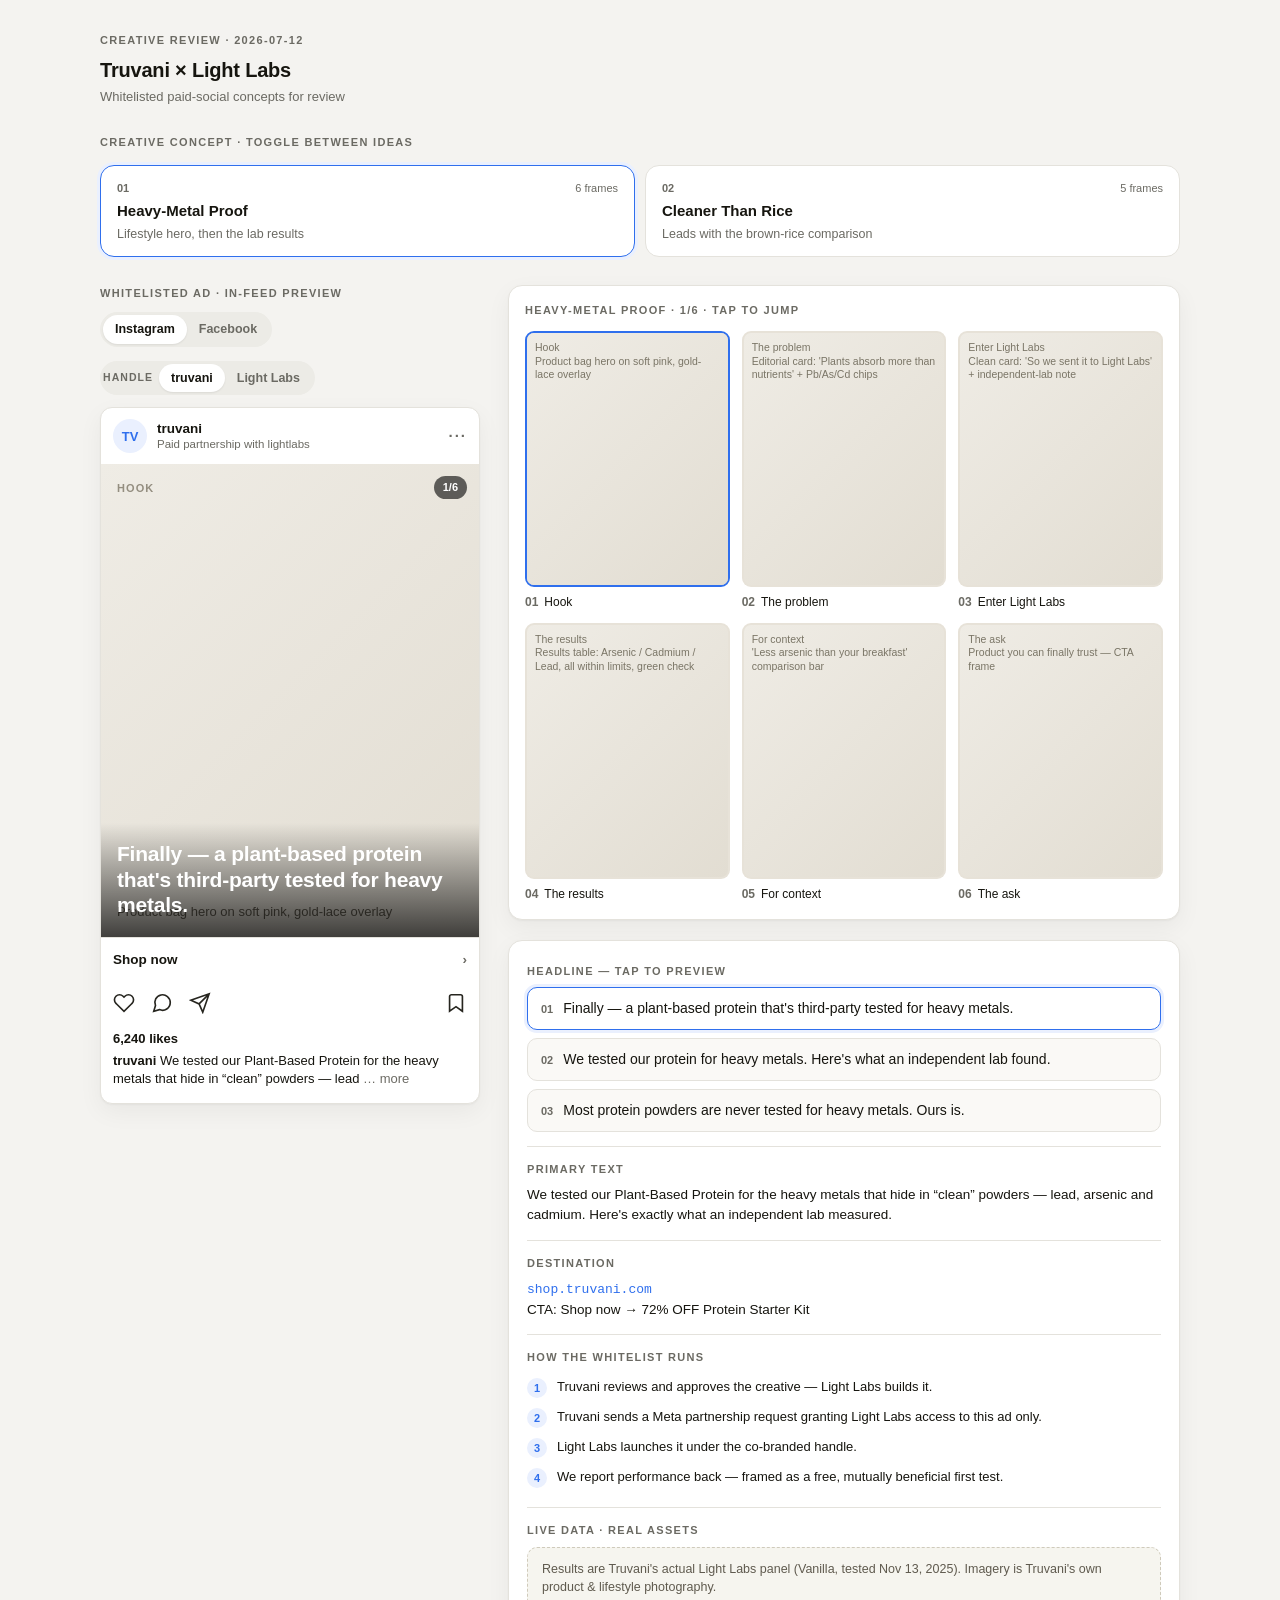
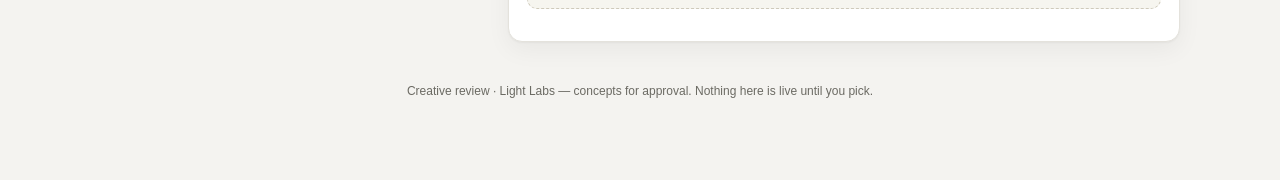
<file: .claude/skills/ad-creative/assets/creative-review-template.html>
<!DOCTYPE html>
<!--
  Creative Review Page — a shareable ad-creative approval artifact.

  HOW TO USE (agents): replace the JSON inside <script id="review-data"> below
  with the real project. Everything else renders from it. The file is
  self-contained — no build, no network, no dependencies. Open it in a browser,
  host it on any static host (Vercel/Netlify/GitHub Pages), or hand off the
  single .html file.

  THE DATA BLOCK IS JSON, NOT JAVASCRIPT:
    - double-quoted keys and strings, no comments, no trailing commas
    - it is inert data (parsed with JSON.parse), so a value can never execute
    - SECURITY: escape every literal "<" in your text values as \u003c so a
      value like "</script>" can never break out of the tag. All values are
      also HTML-escaped again at render time.

  DATA SHAPE — see references/creative-review-page.md for the annotated spec.
  Images: each frame's "image" may be a local path/file URL or a data URI.
  Remote and protocol-relative URLs are blocked; package images with the page.
  If omitted (or the file is missing), a placeholder shows the frame label +
  the image prompt — use this for concepts not yet rendered to image.
-->
<html lang="en">
<head>
<meta charset="utf-8" />
<meta name="viewport" content="width=device-width, initial-scale=1" />
<title>Creative Review</title>
<style>
  :root {
    --bg: #f4f3f0; --card: #ffffff; --ink: #16150f; --muted: #6b6a63;
    --line: #e4e2dc; --accent: #2f6fed; --accent-soft: #eaf0fe;
    --radius: 14px; --shadow: 0 1px 2px rgba(0,0,0,.04), 0 8px 24px rgba(0,0,0,.05);
  }
  * { box-sizing: border-box; }
  body { margin: 0; background: var(--bg); color: var(--ink);
    font: 15px/1.5 -apple-system, BlinkMacSystemFont, "Segoe UI", Roboto, Helvetica, Arial, sans-serif;
    -webkit-font-smoothing: antialiased; }
  .wrap { max-width: 1120px; margin: 0 auto; padding: 32px 20px 80px; }
  .eyebrow { font-size: 11px; font-weight: 700; letter-spacing: .12em; text-transform: uppercase; color: var(--muted); }
  a { color: var(--accent); }

  header.project { margin-bottom: 28px; }
  header.project h1 { font-size: 20px; margin: 6px 0 2px; letter-spacing: -.01em; }
  header.project .sub { color: var(--muted); font-size: 13px; }

  .concepts { display: grid; grid-template-columns: repeat(auto-fit, minmax(210px, 1fr)); gap: 10px; margin: 14px 0 28px; }
  .concept { text-align: left; background: var(--card); border: 1.5px solid var(--line); border-radius: var(--radius);
    padding: 14px 16px; cursor: pointer; transition: border-color .12s, box-shadow .12s; font: inherit; color: inherit; }
  .concept:hover { border-color: #cfcdc6; }
  .concept[aria-pressed="true"] { border-color: var(--accent); box-shadow: 0 0 0 3px var(--accent-soft); background: #fff; }
  .concept .row1 { display: flex; align-items: baseline; justify-content: space-between; gap: 8px; }
  .concept .num { font-size: 11px; font-weight: 700; color: var(--muted); }
  .concept .frames { font-size: 11px; color: var(--muted); }
  .concept .name { font-weight: 650; font-size: 15px; margin: 4px 0 3px; }
  .concept .tag { font-size: 12.5px; color: var(--muted); line-height: 1.35; }

  .grid { display: grid; grid-template-columns: minmax(0, 380px) minmax(0, 1fr); gap: 28px; align-items: start; }
  @media (max-width: 860px) { .grid { grid-template-columns: 1fr; } }
  .col-label { margin-bottom: 10px; }

  .toggles { display: flex; flex-wrap: wrap; gap: 14px; margin-bottom: 12px; }
  .seg { display: inline-flex; background: #ecebe6; border-radius: 999px; padding: 3px; }
  .seg button { border: 0; background: transparent; font: inherit; font-size: 12.5px; font-weight: 600; color: var(--muted);
    padding: 5px 12px; border-radius: 999px; cursor: pointer; }
  .seg button[aria-pressed="true"] { background: #fff; color: var(--ink); box-shadow: 0 1px 2px rgba(0,0,0,.08); }
  .seg .lbl { align-self: center; font-size: 10.5px; font-weight: 700; letter-spacing: .1em; text-transform: uppercase; color: var(--muted); margin-right: 6px; }

  .post { background: var(--card); border: 1px solid var(--line); border-radius: 12px; overflow: hidden; box-shadow: var(--shadow); }
  .post .top { display: flex; align-items: center; gap: 10px; padding: 11px 12px; }
  .post .avatar { width: 34px; height: 34px; border-radius: 50%; background: var(--accent-soft); color: var(--accent);
    display: grid; place-items: center; font-weight: 700; font-size: 13px; overflow: hidden; flex: none; }
  .post .avatar img { width: 100%; height: 100%; object-fit: cover; }
  .post .who { line-height: 1.2; }
  .post .who .name { font-weight: 650; font-size: 13.5px; }
  .post .who .partner { font-size: 11.5px; color: var(--muted); }
  .post .dots { margin-left: auto; color: var(--muted); font-weight: 700; letter-spacing: 2px; }
  .frame { position: relative; aspect-ratio: 4/5; background: #ded9d0; display: grid; }
  .frame img { width: 100%; height: 100%; object-fit: cover; grid-area: 1/1; z-index: 1; }
  .frame .ph { grid-area: 1/1; display: flex; flex-direction: column; justify-content: space-between; padding: 16px;
    background: linear-gradient(135deg,#efece5,#e2ddd2); }
  .frame .ph .plabel { font-size: 11px; font-weight: 700; letter-spacing: .1em; text-transform: uppercase; color: #948e80; }
  .frame .ph .pprompt { font-size: 13px; color: #5f5a4e; line-height: 1.4; }
  .frame .badge { position: absolute; top: 12px; left: 12px; z-index: 2; background: rgba(255,255,255,.92);
    font-size: 11.5px; font-weight: 600; padding: 5px 10px; border-radius: 999px; display: flex; align-items: center; gap: 5px; }
  .frame .counter { position: absolute; top: 12px; right: 12px; z-index: 2; background: rgba(0,0,0,.6); color: #fff; font-size: 11px;
    font-weight: 600; padding: 3px 9px; border-radius: 999px; }
  .frame .headline { position: absolute; left: 0; right: 0; bottom: 0; z-index: 2; padding: 18px 16px 20px; color: #fff;
    font-size: 21px; font-weight: 700; line-height: 1.2; letter-spacing: -.01em;
    background: linear-gradient(to top, rgba(0,0,0,.72), rgba(0,0,0,0)); }
  .frame .headline.light { color: var(--ink); background: linear-gradient(to top, rgba(255,255,255,.85), rgba(255,255,255,0)); }

  /* Instagram chrome */
  .ig-cta { display: flex; align-items: center; justify-content: space-between; padding: 12px; border-top: 1px solid var(--line);
    font-weight: 600; font-size: 13.5px; }
  .ig-cta .chev { color: var(--muted); }
  .ig-actions { display: flex; gap: 16px; padding: 10px 12px 2px; color: #26251f; }
  .ig-actions svg { width: 22px; height: 22px; }
  .ig-actions .save { margin-left: auto; }
  .likes { padding: 6px 12px 2px; font-weight: 650; font-size: 13px; }
  .caption { padding: 2px 12px 14px; font-size: 13px; line-height: 1.4; }
  .caption .h { font-weight: 650; }
  .caption .more { color: var(--muted); }

  /* Facebook chrome — link card below image + text actions */
  .fb-card { display: flex; align-items: center; gap: 12px; padding: 12px; background: #f3f4f6; border-top: 1px solid var(--line); }
  .fb-card .meta { min-width: 0; flex: 1; }
  .fb-card .dom { font-size: 11px; letter-spacing: .04em; text-transform: uppercase; color: var(--muted); }
  .fb-card .hl { font-size: 14px; font-weight: 650; line-height: 1.25; margin-top: 2px; overflow: hidden; }
  .fb-card .btn { flex: none; background: #e4e6eb; color: #050505; font-weight: 650; font-size: 12.5px; padding: 8px 14px; border-radius: 7px; }
  .fb-actions { display: flex; padding: 4px 12px; border-top: 1px solid var(--line); }
  .fb-actions span { flex: 1; text-align: center; padding: 8px 0; font-size: 13px; font-weight: 600; color: var(--muted); }

  .board { background: var(--card); border: 1px solid var(--line); border-radius: var(--radius); padding: 16px; box-shadow: var(--shadow); margin-bottom: 20px; }
  .board .frames-grid { display: grid; grid-template-columns: repeat(3, 1fr); gap: 12px; margin-top: 12px; }
  @media (max-width: 480px) { .board .frames-grid { grid-template-columns: repeat(2, 1fr); } }
  .thumb { border: 0; background: transparent; padding: 0; cursor: pointer; text-align: left; font: inherit; color: inherit; }
  .thumb .box { aspect-ratio: 4/5; border-radius: 9px; overflow: hidden; border: 2px solid transparent; background: #e7e2d8;
    display: grid; transition: border-color .12s; }
  .thumb[aria-current="true"] .box { border-color: var(--accent); }
  .thumb .box img { width: 100%; height: 100%; object-fit: cover; grid-area: 1/1; z-index: 1; }
  .thumb .box .mini { grid-area: 1/1; padding: 8px; font-size: 10.5px; color: #7a7566; line-height: 1.3;
    background: linear-gradient(135deg,#efece5,#e2ddd2); overflow: hidden; }
  .thumb .cap { margin-top: 6px; font-size: 12px; }
  .thumb .cap .n { color: var(--muted); font-weight: 700; margin-right: 6px; }

  .copy { background: var(--card); border: 1px solid var(--line); border-radius: var(--radius); padding: 18px; box-shadow: var(--shadow); }
  .copy .block { padding: 14px 0; border-top: 1px solid var(--line); }
  .copy .block:first-of-type { border-top: 0; padding-top: 4px; }
  .headline-opt { display: flex; gap: 10px; align-items: flex-start; width: 100%; text-align: left; font: inherit; color: inherit;
    background: #faf9f6; border: 1.5px solid var(--line); border-radius: 10px; padding: 11px 13px; cursor: pointer; margin-top: 8px; }
  .headline-opt[aria-pressed="true"] { border-color: var(--accent); background: #fff; box-shadow: 0 0 0 3px var(--accent-soft); }
  .headline-opt .n { font-size: 11px; font-weight: 700; color: var(--muted); margin-top: 2px; }
  .headline-opt .t { font-size: 14px; line-height: 1.35; }
  .kv { font-size: 13.5px; line-height: 1.5; }
  .kv .dest { color: var(--accent); font-family: ui-monospace, SFMono-Regular, Menlo, monospace; font-size: 13px; }
  .steps { margin: 8px 0 0; padding: 0; list-style: none; }
  .steps li { display: flex; gap: 10px; padding: 5px 0; font-size: 13px; line-height: 1.4; }
  .steps li .i { flex: none; width: 20px; height: 20px; border-radius: 50%; background: var(--accent-soft); color: var(--accent);
    display: grid; place-items: center; font-size: 11px; font-weight: 700; }
  .grounding { background: #f6f5ef; border: 1px dashed #cfcabb; border-radius: 10px; padding: 12px 14px; font-size: 12.5px; color: #5f5a4e; line-height: 1.45; margin-top: 8px; }
  .err { background: #fbeaea; border: 1px solid #e6b7b7; color: #8a2b2b; border-radius: 10px; padding: 14px 16px; font-size: 13px; }
  footer { margin-top: 40px; text-align: center; font-size: 12px; color: var(--muted); }
</style>
</head>
<body>

<!-- DATA — replace this JSON with your project (see the comment at the top of the file). -->
<script type="application/json" id="review-data">
{
  "project": {
    "brand": "Truvani",
    "agency": "Light Labs",
    "date": "2026-07-12",
    "note": "Whitelisted paid-social concepts for review"
  },
  "platforms": ["instagram", "facebook"],
  "concepts": [
    {
      "name": "Heavy-Metal Proof",
      "tagline": "Lifestyle hero, then the lab results",
      "handles": [
        { "name": "truvani", "partner": "Paid partnership with lightlabs", "initials": "TV" },
        { "name": "Light Labs", "partner": "Paid partnership with truvani", "initials": "LL" }
      ],
      "frames": [
        { "label": "Hook", "prompt": "Product bag hero on soft pink, gold-lace overlay", "headline": "Finally — a plant-based protein that's third-party tested for heavy metals.", "headlineTheme": "dark" },
        { "label": "The problem", "prompt": "Editorial card: 'Plants absorb more than nutrients' + Pb/As/Cd chips" },
        { "label": "Enter Light Labs", "prompt": "Clean card: 'So we sent it to Light Labs' + independent-lab note" },
        { "label": "The results", "prompt": "Results table: Arsenic / Cadmium / Lead, all within limits, green check" },
        { "label": "For context", "prompt": "'Less arsenic than your breakfast' comparison bar" },
        { "label": "The ask", "prompt": "Product you can finally trust — CTA frame", "headline": "Protein you can finally trust." }
      ],
      "headlines": [
        "Finally — a plant-based protein that's third-party tested for heavy metals.",
        "We tested our protein for heavy metals. Here's what an independent lab found.",
        "Most protein powders are never tested for heavy metals. Ours is."
      ],
      "likes": "6,240",
      "primaryText": "We tested our Plant-Based Protein for the heavy metals that hide in “clean” powders — lead, arsenic and cadmium. Here's exactly what an independent lab measured.",
      "destination": { "url": "shop.truvani.com", "cta": "Shop now", "offer": "72% OFF Protein Starter Kit" },
      "rollout": {
        "title": "How the whitelist runs",
        "steps": [
          "Truvani reviews and approves the creative — Light Labs builds it.",
          "Truvani sends a Meta partnership request granting Light Labs access to this ad only.",
          "Light Labs launches it under the co-branded handle.",
          "We report performance back — framed as a free, mutually beneficial first test."
        ]
      },
      "grounding": "Results are Truvani's actual Light Labs panel (Vanilla, tested Nov 13, 2025). Imagery is Truvani's own product & lifestyle photography."
    },
    {
      "name": "Cleaner Than Rice",
      "tagline": "Leads with the brown-rice comparison",
      "frames": [
        { "label": "Hook", "prompt": "Split visual: brown rice vs protein scoop", "headline": "Your “clean” brown rice protein? Test it.", "headlineTheme": "dark" },
        { "label": "The claim", "prompt": "Stat card comparing arsenic levels" },
        { "label": "The proof", "prompt": "Light Labs results table" },
        { "label": "The context", "prompt": "What the numbers mean, plainly" },
        { "label": "The ask", "prompt": "Starter-kit offer frame", "headline": "Trust the label. Then trust the test." }
      ],
      "headlines": [
        "Your “clean” brown rice protein? Test it.",
        "Brown rice protein is often the worst offender for arsenic. We checked ours.",
        "“Plant-based” doesn't mean “clean.” We have the lab panel to prove ours is."
      ],
      "primaryText": "Brown-rice protein is one of the most common sources of dietary arsenic. So we sent ours to an independent lab. Here's the panel.",
      "destination": { "url": "shop.truvani.com", "cta": "Shop now", "offer": "72% OFF Protein Starter Kit" },
      "grounding": "Comparison figures are from Truvani's Light Labs panel and published dietary-arsenic ranges. No competitor is named."
    }
  ]
}
</script>

<div class="wrap">
  <header class="project" id="project"></header>
  <div class="eyebrow">Creative concept · toggle between ideas</div>
  <div class="concepts" id="concepts"></div>
  <div class="grid">
    <section>
      <div class="eyebrow col-label" id="preview-label">In-feed preview</div>
      <div class="toggles" id="toggles"></div>
      <div class="post" id="post"></div>
    </section>
    <section>
      <div class="board">
        <div class="eyebrow" id="board-label">Storyboard · tap to jump</div>
        <div class="frames-grid" id="frames-grid"></div>
      </div>
      <div class="copy" id="copy"></div>
    </section>
  </div>
  <footer id="footer"></footer>
</div>

<script>
/* ============================================================================
   RENDER — generic; no need to edit when swapping the DATA JSON above.
   ========================================================================== */
const esc = (s) => String(s == null ? "" : s).replace(/[&<>"']/g, c => (
  { "&": "&amp;", "<": "&lt;", ">": "&gt;", '"': "&quot;", "'": "&#39;" }[c]));
const PLATFORMS = { instagram: "Instagram", facebook: "Facebook" };

let DATA;
try {
  DATA = JSON.parse(document.getElementById("review-data").textContent);
} catch (e) {
  document.querySelector(".wrap").innerHTML =
    '<div class="err"><b>Couldn\'t read the review data.</b><br/>The <code>#review-data</code> block must be valid JSON — double-quoted keys and strings, no comments, no trailing commas. Parser said: ' + esc(e.message) + '</div>';
  throw e;
}

function invalid(msg) {
  document.querySelector(".wrap").innerHTML =
    '<div class="err"><b>The review data is missing something.</b><br/>' + esc(msg) + '</div>';
  throw new Error(msg);
}
if (!DATA || !Array.isArray(DATA.concepts) || !DATA.concepts.length)
  invalid('"concepts" must be a non-empty array.');
DATA.concepts.forEach((c, i) => {
  if (!c || typeof c !== "object") invalid(`concepts[${i}] must be an object.`);
  if (!Array.isArray(c.frames) || !c.frames.length) invalid(`concepts[${i}].frames must be a non-empty array.`);
});

const state = { concept: 0, frame: 0, platform: null, handle: 0, headline: 0 };
const concept = () => DATA.concepts[state.concept];

// platforms restricted to the ones we can render; default to first valid
const platformList = () => (DATA.platforms || ["instagram"]).filter(p => PLATFORMS[p]);
state.platform = platformList()[0] || "instagram";

const heart = '<svg viewBox="0 0 24 24" fill="none" stroke="currentColor" stroke-width="1.8"><path d="M20.8 4.6a5.5 5.5 0 0 0-7.8 0L12 5.6l-1-1a5.5 5.5 0 1 0-7.8 7.8l1 1L12 21l7.8-7.6 1-1a5.5 5.5 0 0 0 0-7.8z"/></svg>';
const comment = '<svg viewBox="0 0 24 24" fill="none" stroke="currentColor" stroke-width="1.8"><path d="M21 11.5a8.4 8.4 0 0 1-11.8 7.7L3 21l1.9-6.2A8.4 8.4 0 1 1 21 11.5z"/></svg>';
const share = '<svg viewBox="0 0 24 24" fill="none" stroke="currentColor" stroke-width="1.8"><path d="M22 2 11 13M22 2l-7 20-4-9-9-4 20-7z"/></svg>';
const bookmark = '<svg viewBox="0 0 24 24" fill="none" stroke="currentColor" stroke-width="1.8"><path d="M19 21l-7-5-7 5V5a2 2 0 0 1 2-2h10a2 2 0 0 1 2 2z"/></svg>';

function renderProject() {
  const p = DATA.project || {};
  const line = [p.brand, p.agency && `× ${p.agency}`].filter(Boolean).join(" ");
  document.getElementById("project").innerHTML =
    `<div class="eyebrow">Creative review${p.date ? " · " + esc(p.date) : ""}</div>
     <h1>${esc(line || "Ad creative")}</h1>${p.note ? `<div class="sub">${esc(p.note)}</div>` : ""}`;
  document.getElementById("footer").innerHTML =
    `Creative review${p.agency ? " · " + esc(p.agency) : ""} — concepts for approval. Nothing here is live until you pick.`;
}

function renderConcepts() {
  document.getElementById("concepts").innerHTML = DATA.concepts.map((c, i) => `
    <button class="concept" aria-pressed="${i === state.concept}" data-i="${i}">
      <div class="row1"><span class="num">${String(i + 1).padStart(2, "0")}</span>
        <span class="frames">${c.frames.length} frame${c.frames.length === 1 ? "" : "s"}</span></div>
      <div class="name">${esc(c.name)}</div>
      <div class="tag">${esc(c.tagline || "")}</div>
    </button>`).join("");
  document.querySelectorAll(".concept").forEach(b =>
    b.onclick = () => { state.concept = +b.dataset.i; state.frame = 0; state.handle = 0; state.headline = 0; renderAll(); });
}

function handles() {
  return concept().handles || [{
    name: DATA.project?.brand || "brand",
    partner: DATA.project?.agency ? "Paid partnership with " + DATA.project.agency.toLowerCase() : "Sponsored",
    initials: (DATA.project?.brand || "AD").slice(0, 2).toUpperCase()
  }];
}

function renderToggles() {
  const plats = platformList(), hs = handles();
  let html = "";
  if (plats.length > 1) {
    html += `<div class="seg" role="group">${plats.map(p =>
      `<button data-plat="${esc(p)}" aria-pressed="${p === state.platform}">${esc(PLATFORMS[p])}</button>`).join("")}</div>`;
  }
  if (hs.length > 1) {
    html += `<div class="seg" role="group"><span class="lbl">Handle</span>${hs.map((h, i) =>
      `<button data-handle="${i}" aria-pressed="${i === state.handle}">${esc(h.name)}</button>`).join("")}</div>`;
  }
  const el = document.getElementById("toggles");
  el.innerHTML = html;
  el.querySelectorAll("[data-plat]").forEach(b => b.onclick = () => { state.platform = b.dataset.plat; renderToggles(); renderPost(); });
  el.querySelectorAll("[data-handle]").forEach(b => b.onclick = () => { state.handle = +b.dataset.handle; renderToggles(); renderPost(); });
  document.getElementById("preview-label").textContent = (hs.length > 1 ? "Whitelisted ad · " : "") + "In-feed preview";
}

// Classify with the browser URL parser; tabs/newlines and backslashes can hide a remote URL.
function localImageSource(value) {
  if (typeof value !== "string") return "";
  const syntax = value.replace(/[\t\n\r]/g, "").replace(/\\/g, "/")
    .replace(/^[\u0000-\u0020]+|[\u0000-\u0020]+$/g, "");
  if (/^\/\//.test(syntax)) return "";
  try {
    const base = new URL(document.baseURI);
    const image = new URL(value, base);
    if (image.protocol === "data:" || (image.protocol === "file:" && !image.host)) return value;
    // Hosted relative assets stay on the review page's origin; absolute network URLs stay blocked.
    if (!/^[a-z][a-z0-9+.-]*:/i.test(syntax) && image.origin === base.origin) return value;
  } catch (_) { /* An invalid source falls back to the placeholder. */ }
  return "";
}

// placeholder underneath + image on top; a missing/broken image removes itself → placeholder shows
function frameVisual(f, phCls) {
  const ph = `<div class="${phCls}"><div class="plabel">${esc(f.label)}</div><div class="pprompt">${esc(f.prompt || "")}</div></div>`;
  // Only local/relative or data: image sources — block remote URLs so the page stays offline and cannot beacon on open.
  const localImg = localImageSource(f.image);
  const img = localImg ? `<img src="${esc(localImg)}" alt="${esc(f.label)}" onerror="this.remove()" />` : "";
  return ph + img;
}

function frameHTML(c, f) {
  const total = c.frames.length;
  const headlineText = state.frame === 0 ? (c.headlines?.[state.headline] || f.headline || "") : (f.headline || "");
  const theme = f.headlineTheme === "light" ? " light" : "";
  return `<div class="frame">
      ${frameVisual(f, "ph")}
      <span class="counter">${state.frame + 1}/${total}</span>
      ${headlineText ? `<div class="headline${theme}">${esc(headlineText)}</div>` : ""}
    </div>`;
}

function renderPost() {
  const c = concept(), f = c.frames[state.frame], h = handles()[state.handle] || handles()[0];
  const dest = c.destination || {};
  const top = `<div class="top">
      <div class="avatar">${h.initials ? esc(h.initials) : ""}</div>
      <div class="who"><div class="name">${esc(h.name)}</div><div class="partner">${esc(h.partner || "Sponsored")}</div></div>
      <div class="dots">···</div>
    </div>`;

  let chrome;
  if (state.platform === "facebook") {
    const domain = dest.url ? esc(dest.url) : "";
    const hl = c.headlines?.[state.headline] || f.headline || dest.offer || "";
    chrome = `<div class="fb-card">
        <div class="meta"><div class="dom">${domain}</div><div class="hl">${esc(hl)}</div></div>
        ${dest.cta ? `<div class="btn">${esc(dest.cta)}</div>` : ""}
      </div>
      <div class="fb-actions"><span>Like</span><span>Comment</span><span>Share</span></div>`;
  } else {
    chrome = `<div class="ig-cta"><span>${esc(dest.cta || "Learn more")}</span><span class="chev">›</span></div>
      <div class="ig-actions">${heart}${comment}${share}<span class="save">${bookmark}</span></div>
      ${c.likes ? `<div class="likes">${esc(c.likes)} likes</div>` : ""}
      <div class="caption"><span class="h">${esc(h.name)}</span> ${esc((c.primaryText || "").slice(0, 90))}<span class="more"> … more</span></div>`;
  }

  document.getElementById("post").innerHTML = top + frameHTML(c, f) + chrome;
  document.getElementById("board-label").textContent = `${c.name} · ${state.frame + 1}/${c.frames.length} · tap to jump`;
}

function renderBoard() {
  const c = concept();
  document.getElementById("frames-grid").innerHTML = c.frames.map((f, i) => `
    <button class="thumb" aria-current="${i === state.frame}" data-i="${i}">
      <div class="box">${frameVisual(f, "mini")}</div>
      <div class="cap"><span class="n">${String(i + 1).padStart(2, "0")}</span>${esc(f.label)}</div>
    </button>`).join("");
  document.querySelectorAll(".thumb").forEach(b =>
    b.onclick = () => { state.frame = +b.dataset.i; renderPost(); renderBoard(); });
}

function renderCopy() {
  const c = concept(), dest = c.destination || {};
  let html = "";
  if (c.headlines?.length) {
    html += `<div class="block"><div class="eyebrow">Headline — tap to preview</div>${c.headlines.map((h, i) =>
      `<button class="headline-opt" aria-pressed="${i === state.headline}" data-i="${i}">
        <span class="n">${String(i + 1).padStart(2, "0")}</span><span class="t">${esc(h)}</span></button>`).join("")}</div>`;
  }
  if (c.primaryText) html += `<div class="block"><div class="eyebrow">Primary text</div><div class="kv" style="margin-top:8px">${esc(c.primaryText)}</div></div>`;
  if (dest.url || dest.cta) {
    html += `<div class="block"><div class="eyebrow">Destination</div><div class="kv" style="margin-top:8px">
      ${dest.url ? `<span class="dest">${esc(dest.url)}</span><br/>` : ""}
      ${dest.cta ? `CTA: ${esc(dest.cta)}` : ""}${dest.offer ? ` → ${esc(dest.offer)}` : ""}</div></div>`;
  }
  if (c.rollout?.steps?.length) {
    html += `<div class="block"><div class="eyebrow">${esc(c.rollout.title || "How it runs")}</div>
      <ol class="steps">${c.rollout.steps.map((s, i) => `<li><span class="i">${i + 1}</span><span>${esc(s)}</span></li>`).join("")}</ol></div>`;
  }
  if (c.grounding) html += `<div class="block"><div class="eyebrow">Live data · real assets</div><div class="grounding">${esc(c.grounding)}</div></div>`;
  const el = document.getElementById("copy");
  el.innerHTML = html;
  el.querySelectorAll(".headline-opt").forEach(b =>
    b.onclick = () => { state.headline = +b.dataset.i; state.frame = 0; renderPost(); renderBoard(); renderCopy(); });
}

function renderAll() { renderConcepts(); renderToggles(); renderPost(); renderBoard(); renderCopy(); }
renderProject();
renderAll();
</script>
</body>
</html>
</file>
<file: trabajo/bang-toys/carga/carga.css>
/* Lista de carga para la demo de Bang Toys, con la identidad de juanchito.dev:
   una columna de 15 tarjetas numeradas y la barra de progreso fija arriba. */

@font-face { font-family: "Anton"; src: url("fuentes/anton.woff2") format("woff2"); font-display: swap; }
@font-face { font-family: "Grafiti"; src: url("fuentes/sedgwick-ave-display.woff2") format("woff2"); font-display: swap; }
@font-face { font-family: "Archivo"; font-weight: 400 700; src: url("fuentes/archivo.woff2") format("woff2"); font-display: swap; }
@font-face { font-family: "Mono"; font-weight: 700; src: url("fuentes/space-mono-wght-700.woff2") format("woff2"); font-display: swap; }

:root {
  --asfalto: #0b0b0d;
  --carbon: #151519;
  --linea: #34343b;
  --humo: #a2a2ab;
  --tiza: #f2f0ea;
  --acido: #c6ff3d;
  --fuego: #ff5a1f;
  --f-titulo: "Anton", Impact, "Arial Narrow", sans-serif;
  --f-texto: "Archivo", ui-sans-serif, system-ui, sans-serif;
  --f-mono: "Mono", ui-monospace, Menlo, monospace;
  --f-grafiti: "Grafiti", "Comic Sans MS", cursive;
  color-scheme: dark;
  padding-top: env(safe-area-inset-top, 0px);
  padding-bottom: env(safe-area-inset-bottom, 0px);
}
* { box-sizing: border-box; }
html { -webkit-text-size-adjust: 100%; }
body {
  margin: 0; background: var(--asfalto); color: var(--tiza);
  font-family: var(--f-texto); font-size: 16px; line-height: 1.45;
  -webkit-font-smoothing: antialiased; overflow-x: clip;
}
body::before { content: ""; position: fixed; inset: 0 0 auto; height: env(safe-area-inset-top, 0px); z-index: 10; background: var(--asfalto); }
h1, h2, h3, p { margin: 0; }
button, input, select { font: inherit; color: inherit; }
img { max-width: 100%; }
[hidden] { display: none !important; }
:focus-visible { outline: 3px solid var(--acido); outline-offset: 2px; }
.envoltura { max-width: 760px; margin: 0 auto; padding-left: max(16px, env(safe-area-inset-left, 0px)); padding-right: max(16px, env(safe-area-inset-right, 0px)); }
.grafiti { font-family: var(--f-grafiti); color: var(--acido); font-weight: 400; display: inline-block; rotate: -6deg; font-size: 0.8em; }

/* cabecera */
.cabeza { padding-block: 28px 10px; display: grid; gap: 14px; }
.firma { font-family: var(--f-titulo); font-size: 20px; letter-spacing: 0.01em; }
.firma span { color: var(--fuego); }
.kicker { font-family: var(--f-mono); font-size: 13px; color: var(--acido); letter-spacing: 0.04em; }
h1 { font-family: var(--f-titulo); font-weight: 400; font-size: clamp(44px, 12vw, 76px); line-height: 0.95; text-wrap: balance; }
.intro { color: var(--humo); max-width: 58ch; }
.intro b { color: var(--tiza); }

/* progreso fijo */
.progreso {
  position: sticky; top: env(safe-area-inset-top, 0px); z-index: 5;
  background: rgb(11 11 13 / 0.94);
  border-bottom: 1px solid var(--linea);
  padding-block: 10px;
}
.prog-envoltura { display: flex; align-items: center; gap: 14px; }
.prog-texto { flex: 1; min-width: 0; display: grid; gap: 6px; }
.prog-num { font-family: var(--f-titulo); font-size: 26px; line-height: 1; font-variant-numeric: tabular-nums; }
.prog-num small { font-family: var(--f-texto); font-size: 14px; color: var(--humo); margin-left: 4px; }
.barra { height: 8px; border-radius: 4px; background: var(--linea); overflow: hidden; }
.barra i { display: block; height: 100%; width: 0; background: var(--acido); transition: width 300ms cubic-bezier(.23,1,.32,1); }

/* guía */
.guia { display: grid; gap: 14px; padding-block: 22px 8px; }
.bloque-guia { background: var(--carbon); border: 1px solid var(--linea); border-radius: 18px; padding: 18px; display: grid; gap: 12px; }
.bloque-guia h2 { font-family: var(--f-titulo); font-weight: 400; font-size: 26px; line-height: 1; }
.tips { display: grid; grid-template-columns: repeat(auto-fit, minmax(150px, 1fr)); gap: 10px; padding: 0; margin: 0; list-style: none; }
.tips li { border-top: 2px solid var(--acido); padding-top: 8px; }
.tips b { display: block; font-size: 15px; }
.tips span { color: var(--humo); font-size: 14px; }
.mezcla { display: flex; flex-wrap: wrap; gap: 8px; padding: 0; margin: 0; list-style: none; }
.mezcla li { display: inline-flex; align-items: center; gap: 8px; padding: 6px 12px; border-radius: 999px; border: 1.5px solid var(--linea); font-size: 14px; font-variant-numeric: tabular-nums; }
.mezcla li.lleno { border-color: var(--acido); color: var(--acido); }
.mezcla li b { font-family: var(--f-mono); font-size: 12px; }

/* tarjetas */
.lista { display: grid; gap: 14px; padding: 18px 0 40px; list-style: none; margin: 0; }
.tarjeta { background: var(--carbon); border: 1.5px solid var(--linea); border-radius: 22px; padding: 16px; display: grid; gap: 14px; }
.tarjeta.lista-ok { border-color: var(--acido); }
.t-cab { display: flex; justify-content: space-between; align-items: center; gap: 10px; }
.t-num { font-family: var(--f-titulo); font-size: 34px; line-height: 1; color: var(--linea); font-variant-numeric: tabular-nums; }
.lista-ok .t-num { color: var(--acido); }
.t-estado { font-family: var(--f-mono); font-size: 12px; padding: 4px 10px; border-radius: 999px; border: 1px solid var(--linea); color: var(--humo); text-align: right; }
.lista-ok .t-estado { background: var(--acido); color: var(--asfalto); border-color: var(--acido); }
.t-cuerpo { display: grid; grid-template-columns: 150px minmax(0, 1fr); gap: 14px; }
@media (max-width: 520px) { .t-cuerpo { grid-template-columns: minmax(0, 1fr); } }

.fotos { display: grid; grid-template-columns: 1fr 1fr; gap: 8px; align-content: start; }
.foto { position: relative; aspect-ratio: 1; max-width: 100%; border-radius: 14px; overflow: hidden; background: #fff; }
.foto img { width: 100%; height: 100%; object-fit: cover; display: block; }
.foto.principal { grid-column: 1 / -1; }
@media (max-width: 520px) { .foto.principal { aspect-ratio: 4 / 3; } }
.quitar { position: absolute; top: 6px; right: 6px; width: 32px; height: 32px; border-radius: 50%; border: 0; background: rgb(11 11 13 / 0.8); color: var(--tiza); font-size: 18px; line-height: 1; cursor: pointer; }
.subir { position: relative; min-height: 96px; border-radius: 14px; border: 2px dashed var(--linea); display: grid; place-content: center; gap: 2px; text-align: center; padding: 10px; cursor: pointer; color: var(--humo); font-size: 13px; }
.subir.principal { grid-column: 1 / -1; min-height: 130px; border-color: var(--acido); color: var(--tiza); }
.subir b { font-family: var(--f-titulo); font-weight: 400; font-size: 34px; line-height: 1; color: var(--acido); }
.subir[aria-busy="true"] { opacity: 0.6; cursor: progress; }
.subir input { position: absolute; width: 1px; height: 1px; opacity: 0; pointer-events: none; }
.subir:has(input:focus-visible) { outline: 3px solid var(--acido); outline-offset: 2px; }

.campos { display: grid; grid-template-columns: 1fr 1fr; gap: 10px; min-width: 0; }
.campo { display: grid; gap: 4px; min-width: 0; }
.ancho { grid-column: 1 / -1; }
.campo label, .etiqueta { font-size: 13px; font-weight: 700; }
.campo label em { font-style: normal; font-weight: 400; color: var(--humo); }
.campo input, .campo select { width: 100%; min-height: 46px; padding: 8px 12px; border-radius: 10px; border: 1px solid var(--linea); background: var(--asfalto); font-size: 16px; }
.campo input::placeholder { color: #6c6c75; }
.estados { display: flex; flex-wrap: wrap; gap: 6px; }
.estados label { position: relative; padding: 9px 13px; border-radius: 999px; border: 1px solid var(--linea); font-size: 14px; font-weight: 600; cursor: pointer; }
.estados input { position: absolute; opacity: 0; inset: 0; margin: 0; cursor: pointer; }
.estados label:has(input:checked) { border-color: var(--acido); background: var(--acido); color: var(--asfalto); }
.estados label:has(input:focus-visible) { outline: 3px solid var(--acido); outline-offset: 2px; }
.error { color: var(--fuego); font-size: 13px; }

/* botones */
.boton { display: inline-flex; align-items: center; justify-content: center; min-height: 44px; padding: 0 18px; border-radius: 999px; border: 0; background: var(--acido); color: var(--asfalto); font-weight: 700; cursor: pointer; text-decoration: none; white-space: nowrap; }
.boton.grande { min-height: 58px; padding: 0 30px; font-size: 18px; justify-self: start; }
.boton.linea { background: transparent; color: var(--tiza); border: 1.5px solid var(--tiza); justify-self: start; }
.boton:disabled { opacity: 0.5; cursor: progress; }
@media (hover: hover) { .boton:hover { filter: brightness(1.08); } }

/* envío */
.final { display: grid; gap: 16px; padding: 26px 0 30px; border-top: 1px solid var(--linea); }
.final h2 { font-family: var(--f-titulo); font-weight: 400; font-size: clamp(40px, 10vw, 60px); line-height: 0.95; }
.estado-envio { font-size: 15px; min-height: 1.4em; }
.estado-envio.mal { color: var(--fuego); }
.estado-envio.bien { color: var(--acido); }
.nota { color: var(--humo); font-size: 14px; }
.numero { font-family: var(--f-mono); font-size: 14px; user-select: all; color: var(--tiza); }

.pie { padding-block: 0 48px; color: var(--humo); font-size: 14px; display: grid; gap: 6px; }

@media (prefers-reduced-motion: reduce) { * { transition: none !important; } }
</file>
<file: marca/tokens.css>
/* juanchito.dev_ — identidad para Instagram
   Los mismos colores y fuentes del portafolio y de raspa_. Todo sale de aquí. */

@font-face { font-family: "Anton"; src: url("fuentes/anton.woff2") format("woff2"); }
@font-face { font-family: "Grafiti"; src: url("fuentes/sedgwick-ave-display.woff2") format("woff2"); }
@font-face { font-family: "Archivo"; font-weight: 400 700; src: url("fuentes/archivo.woff2") format("woff2"); }
@font-face { font-family: "Mono"; font-weight: 700; src: url("fuentes/space-mono-wght-700.woff2") format("woff2"); }

:root {
  /* color */
  --asfalto: #0b0b0d;  /* fondo de todo */
  --carbon: #141417;   /* paneles, bloques de código */
  --linea: #3a3a40;    /* bordes, separadores */
  --humo: #9a9aa3;     /* texto secundario */
  --tiza: #f2f0ea;     /* texto principal */
  --acido: #c6ff3d;    /* EL acento: palabra clave, CTA, progreso */
  --fuego: #ff5a1f;    /* el cursor _ y avisos; poco */

  /* movimiento (iguales al sitio) */
  --out: cubic-bezier(0.23, 1, 0.32, 1);
  --resorte: cubic-bezier(0.34, 1.56, 0.64, 1);
}

* { box-sizing: border-box; }
h1, h2, h3, p, ol, ul, pre { margin: 0; padding: 0; }

/* la palabra en grafiti: UNA por pieza, en ácido, girada */
.grafiti {
  display: inline-block;
  font-family: "Grafiti", cursive;
  font-weight: 400;
  color: var(--acido);
  rotate: -6deg;
  font-size: 0.82em;
  line-height: 1;
}
.cursor { color: var(--fuego); }

/* grano de cartel sobre el asfalto */
.grano::after {
  content: "";
  position: absolute;
  inset: 0;
  pointer-events: none;
  opacity: 0.07;
  background-image: url("data:image/svg+xml;utf8,<svg xmlns='http://www.w3.org/2000/svg' width='240' height='240'><filter id='n'><feTurbulence type='fractalNoise' baseFrequency='0.9' numOctaves='3' stitchTiles='stitch'/></filter><rect width='100%' height='100%' filter='url(%23n)'/></svg>");
}

/* código: tema de la marca */
.codigo-bloque {
  background: var(--carbon);
  border: 2px solid var(--linea);
  border-radius: 28px;
  font-family: "Mono", ui-monospace, monospace;
  color: var(--tiza);
  white-space: pre;
  overflow: hidden;
}
.tk-com { color: var(--humo); }
.tk-str { color: var(--acido); }
.tk-key { color: var(--fuego); }
.tk-num { color: var(--acido); }
</file>
